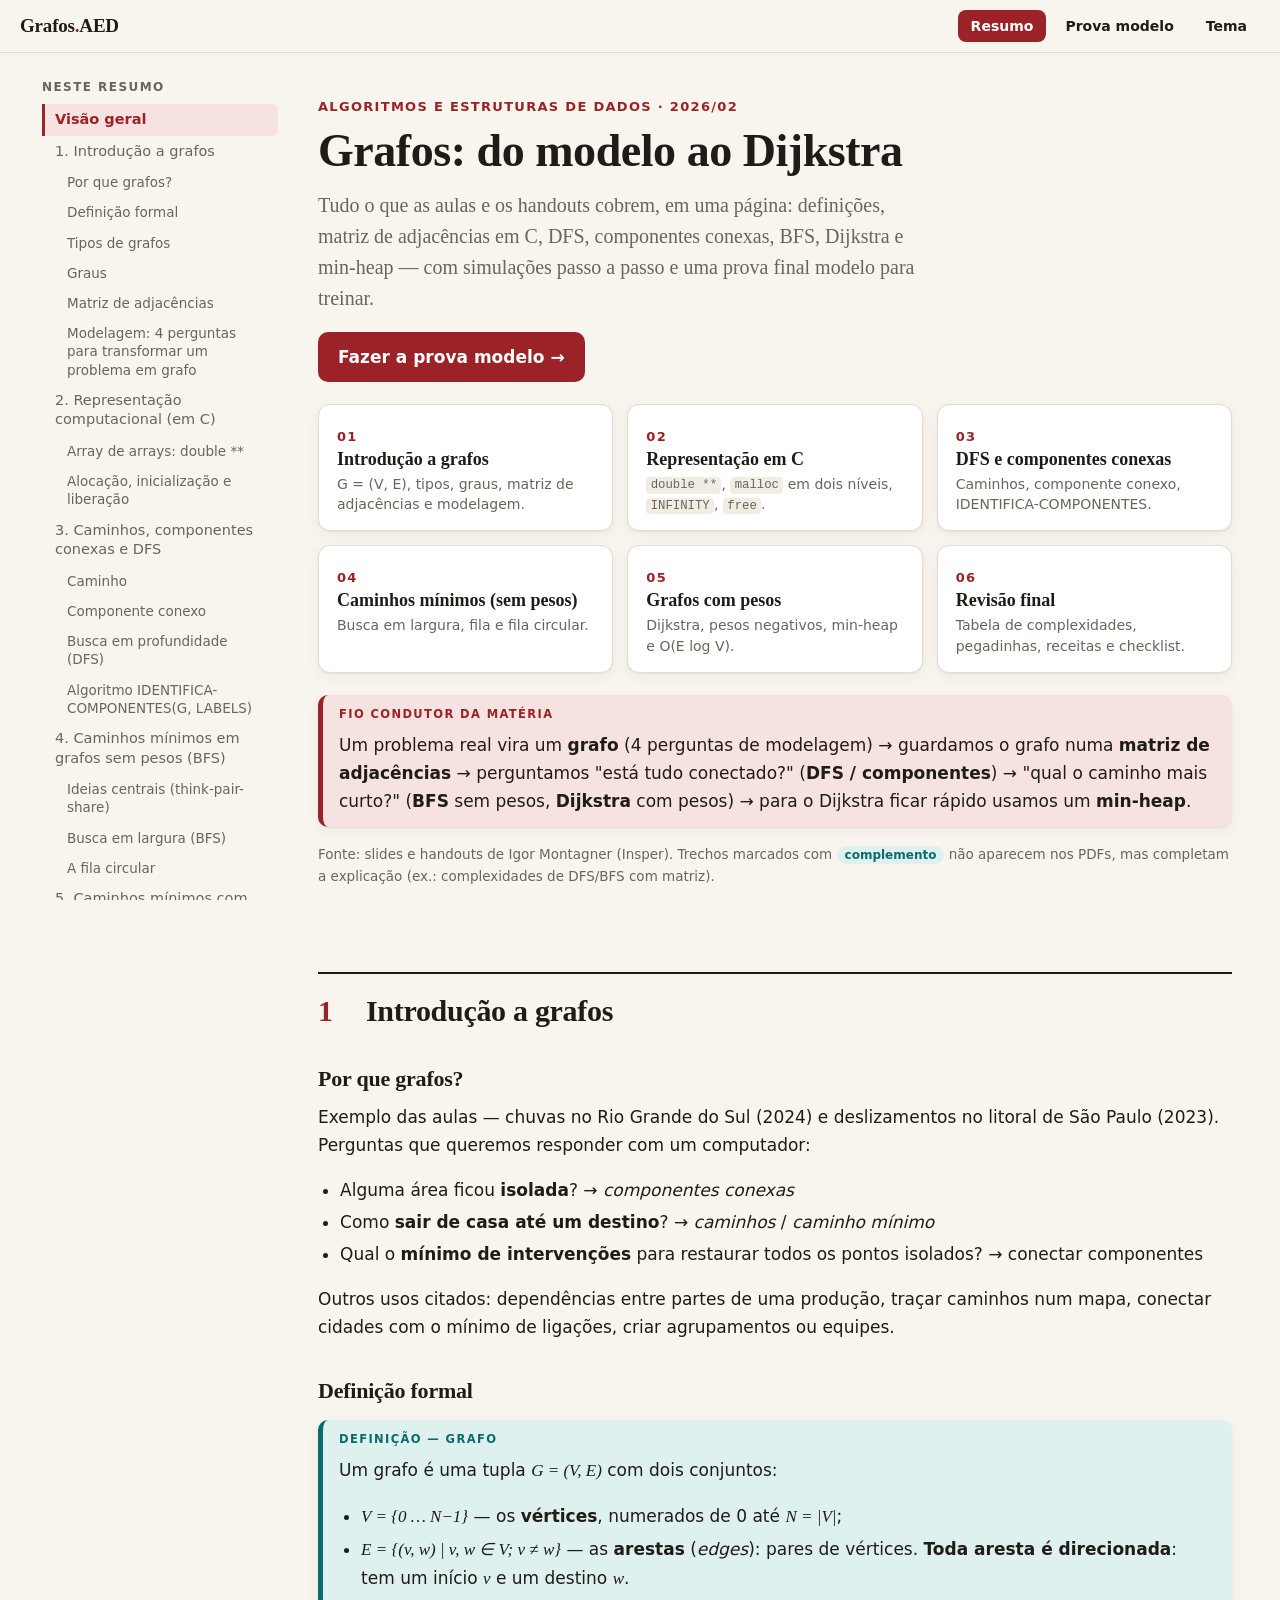
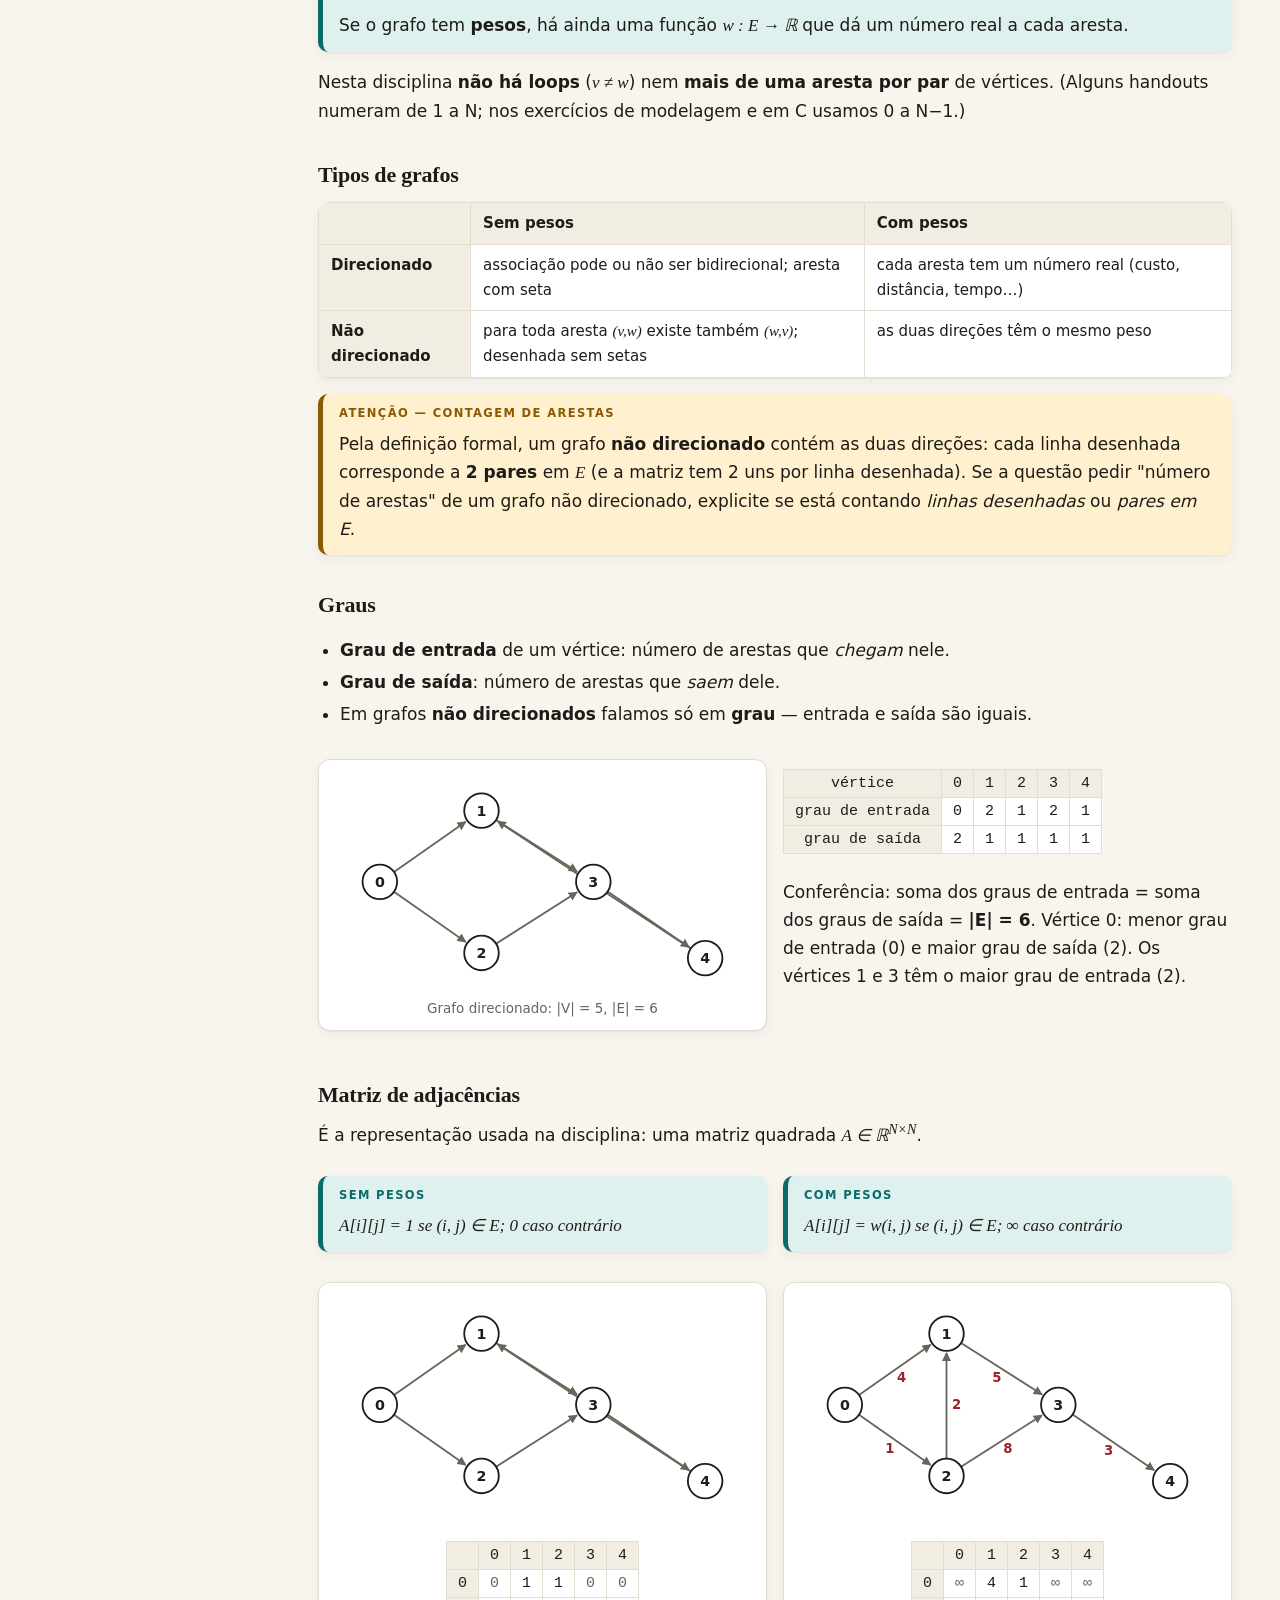
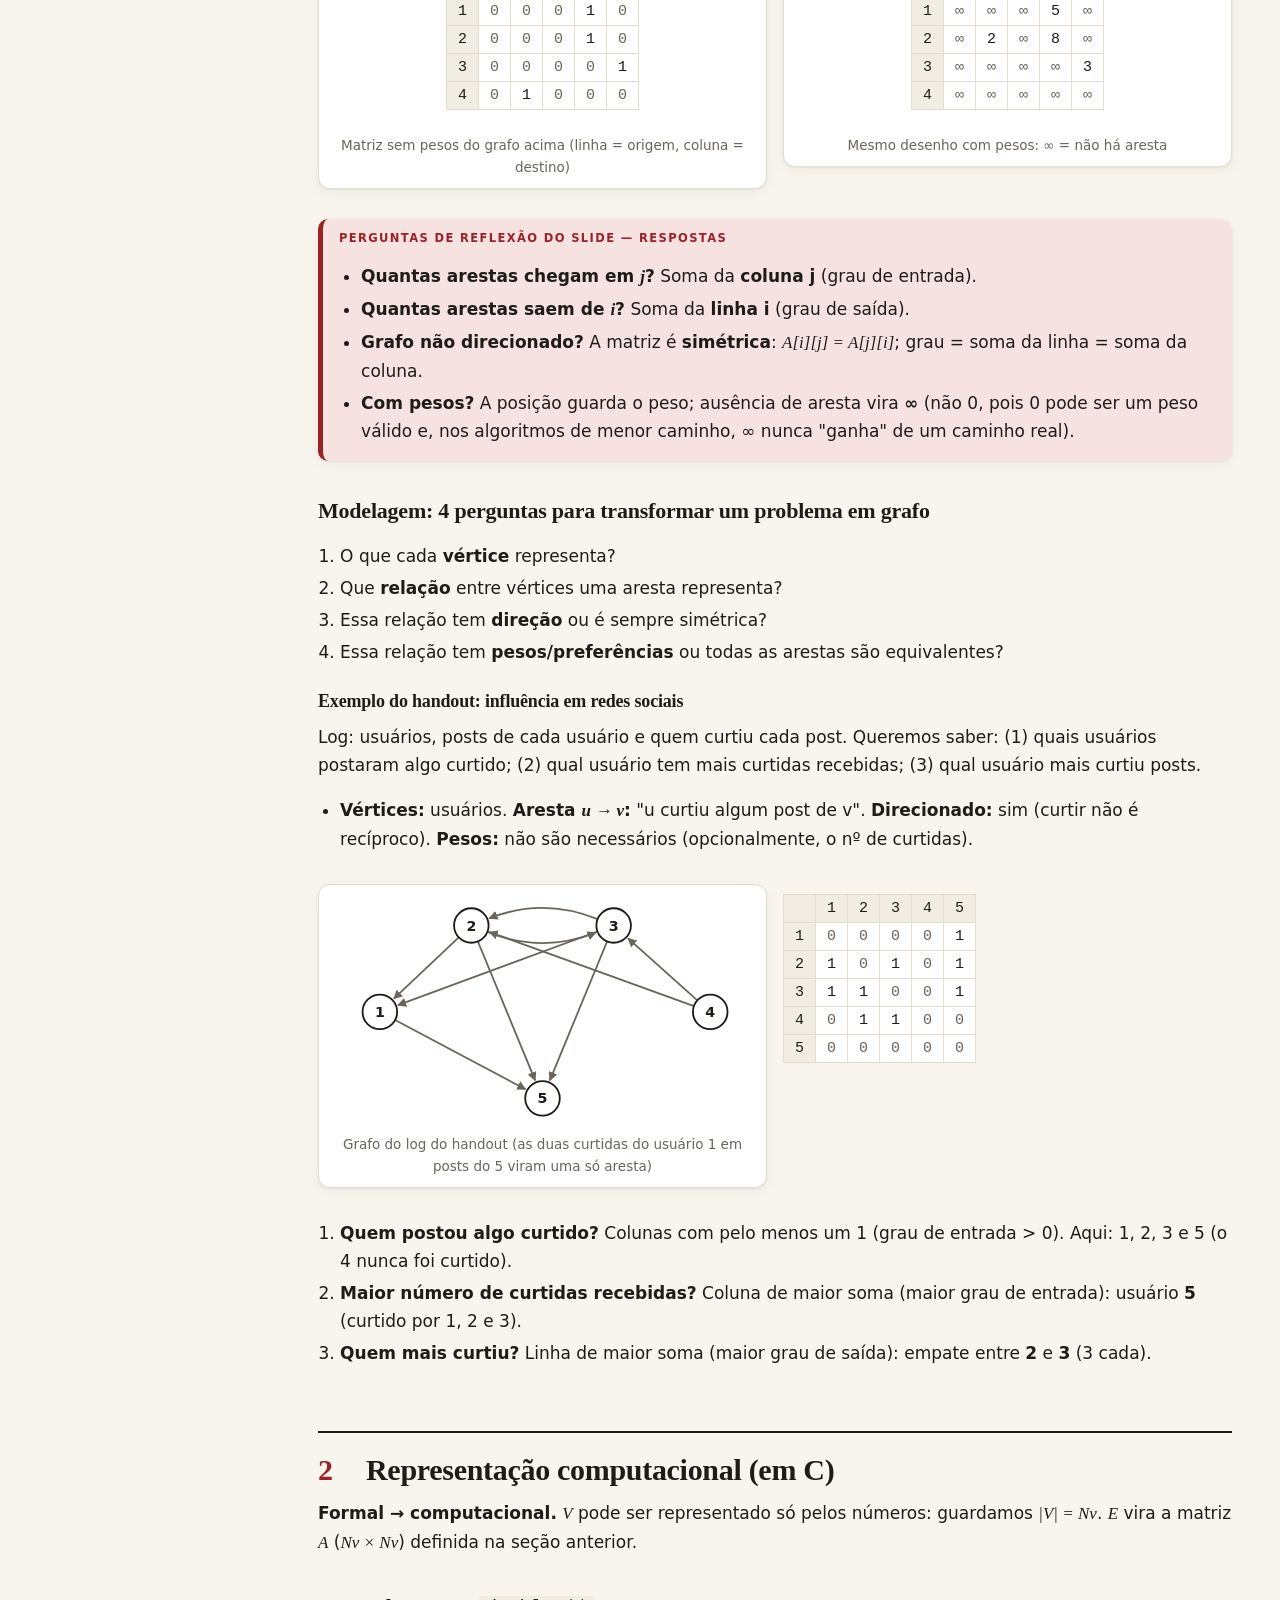
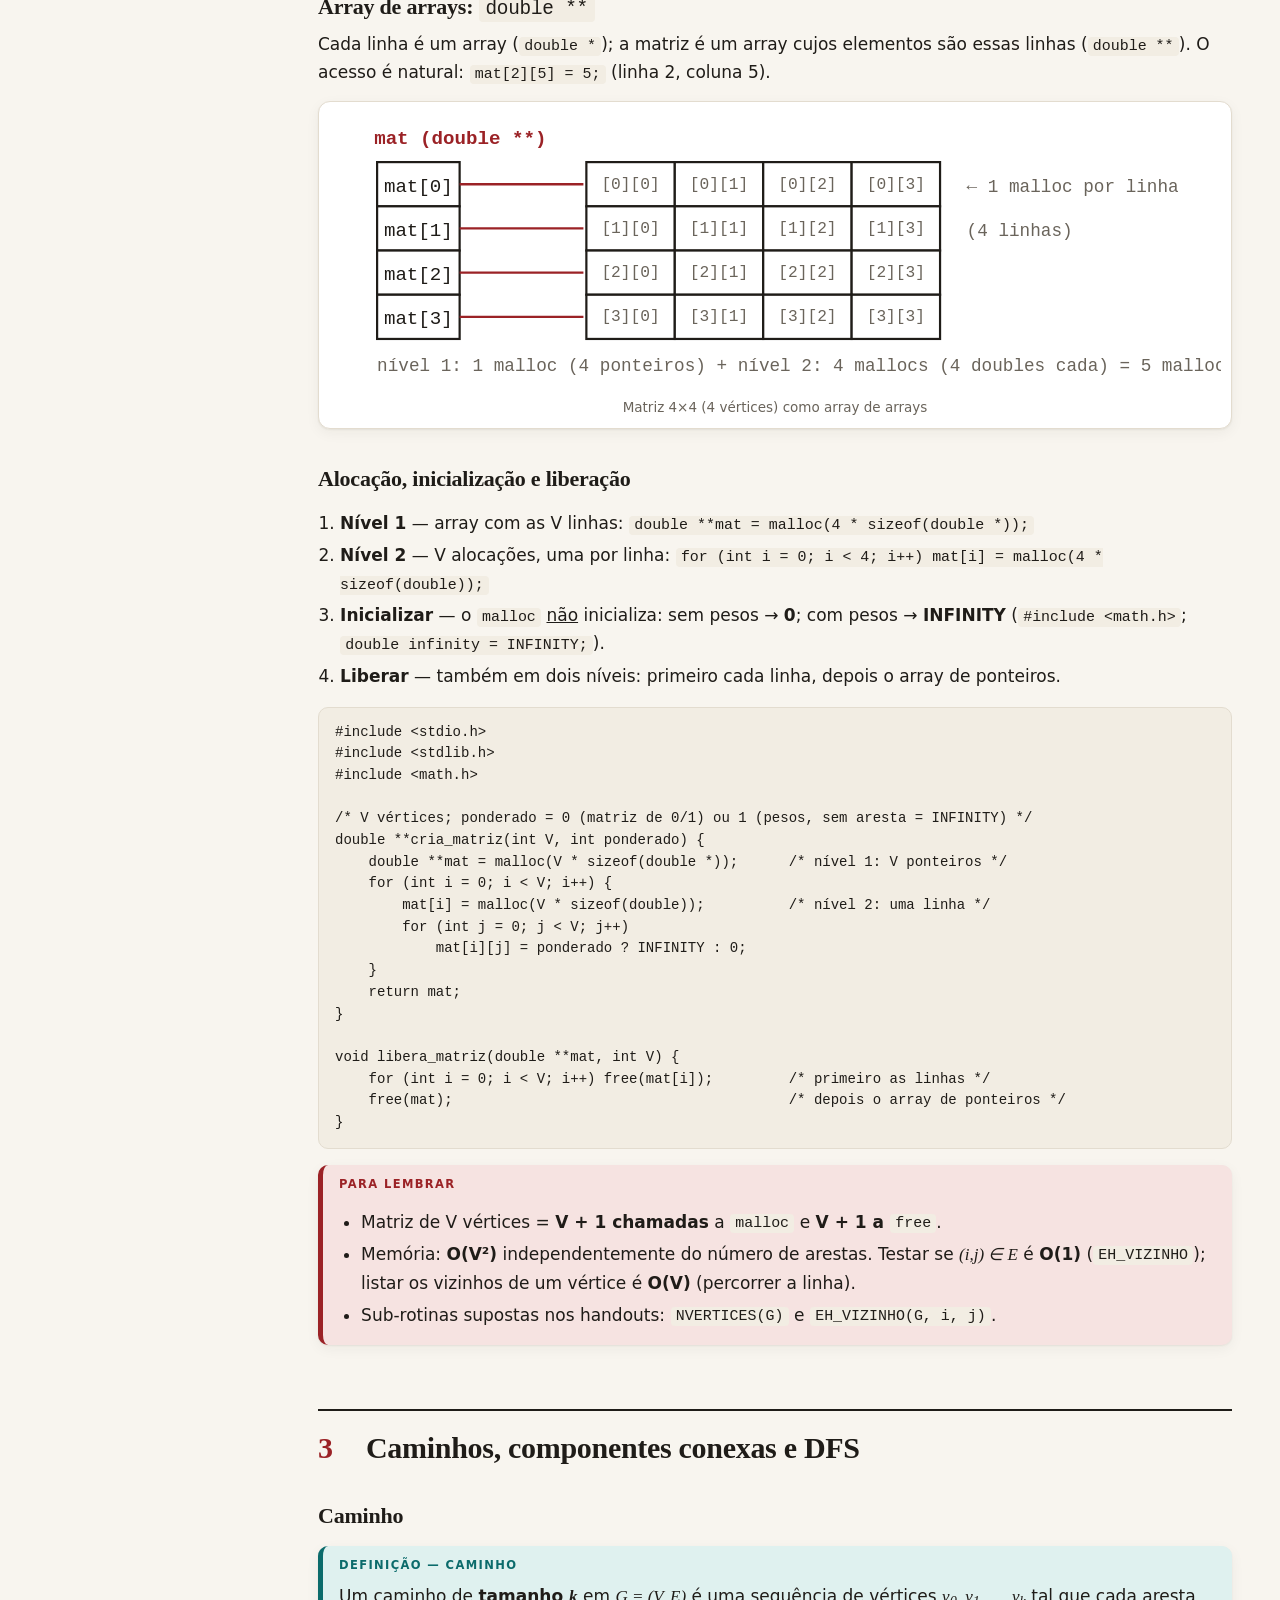
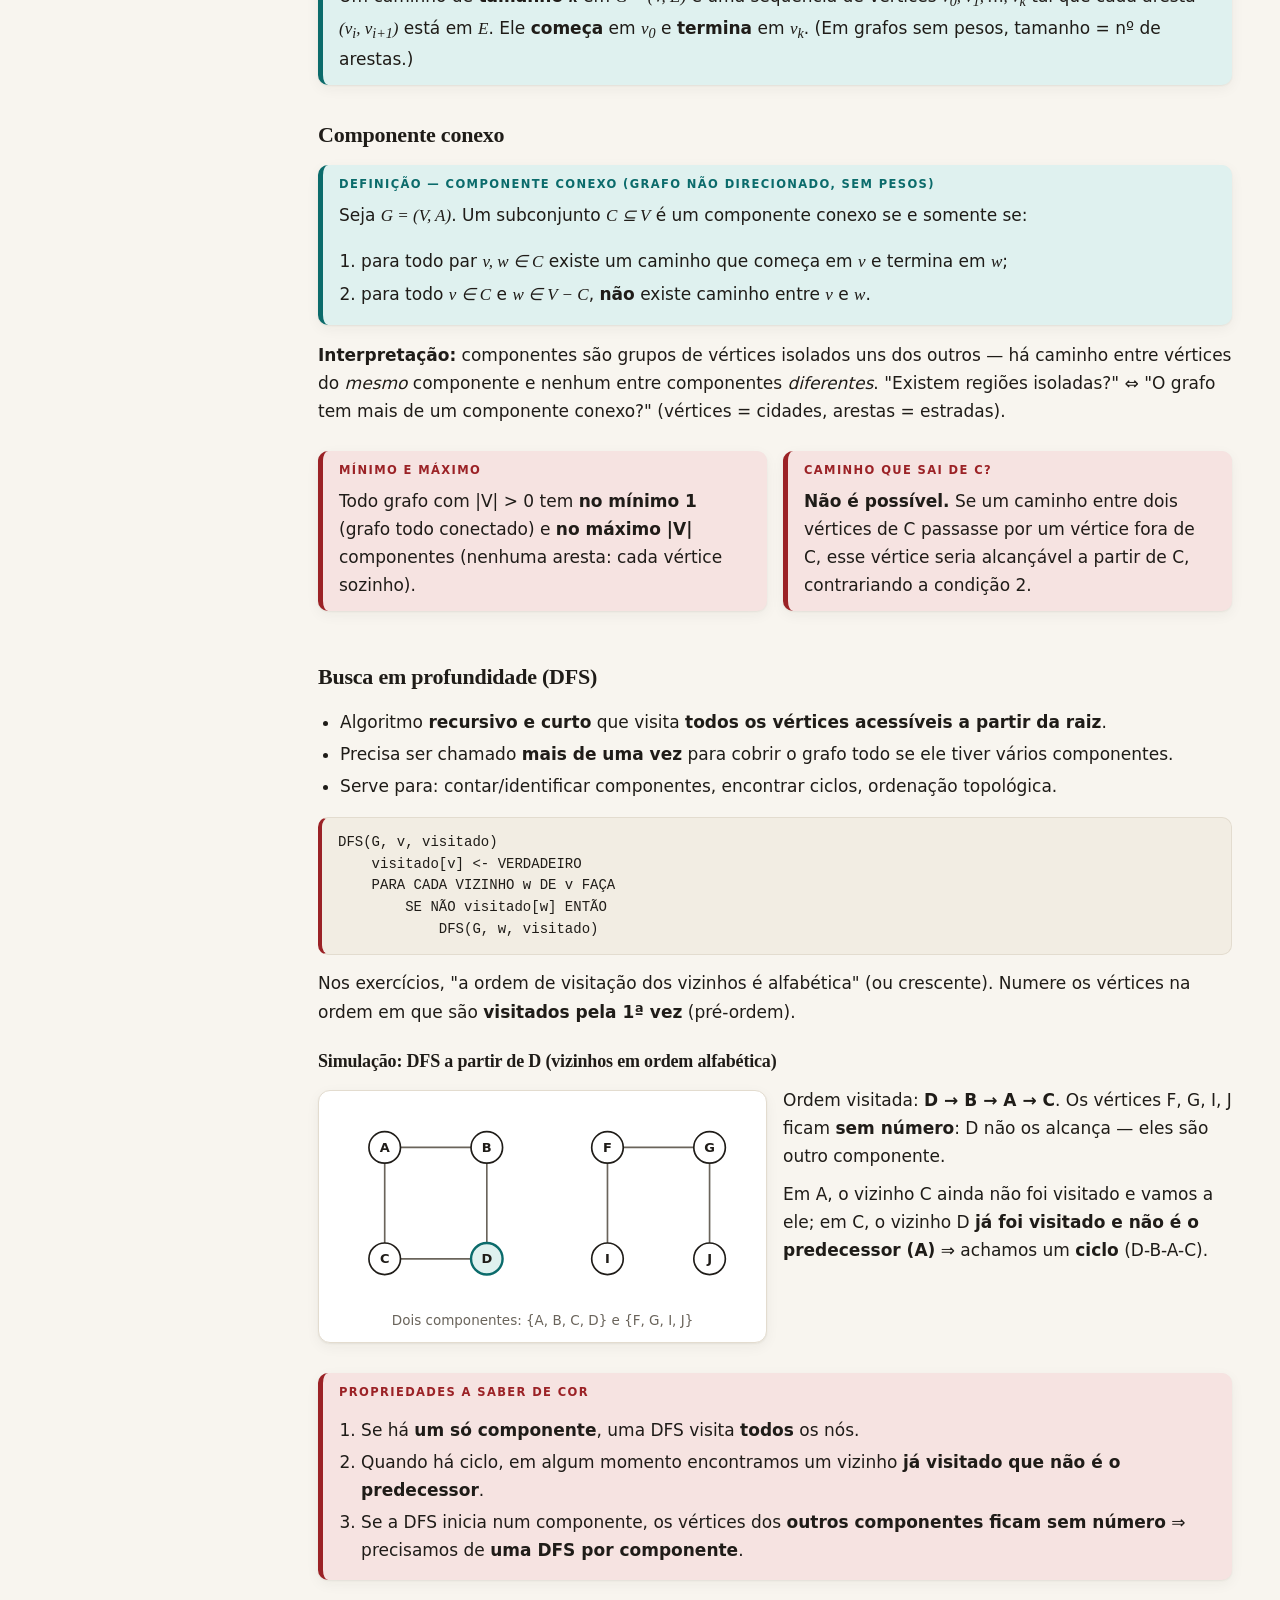
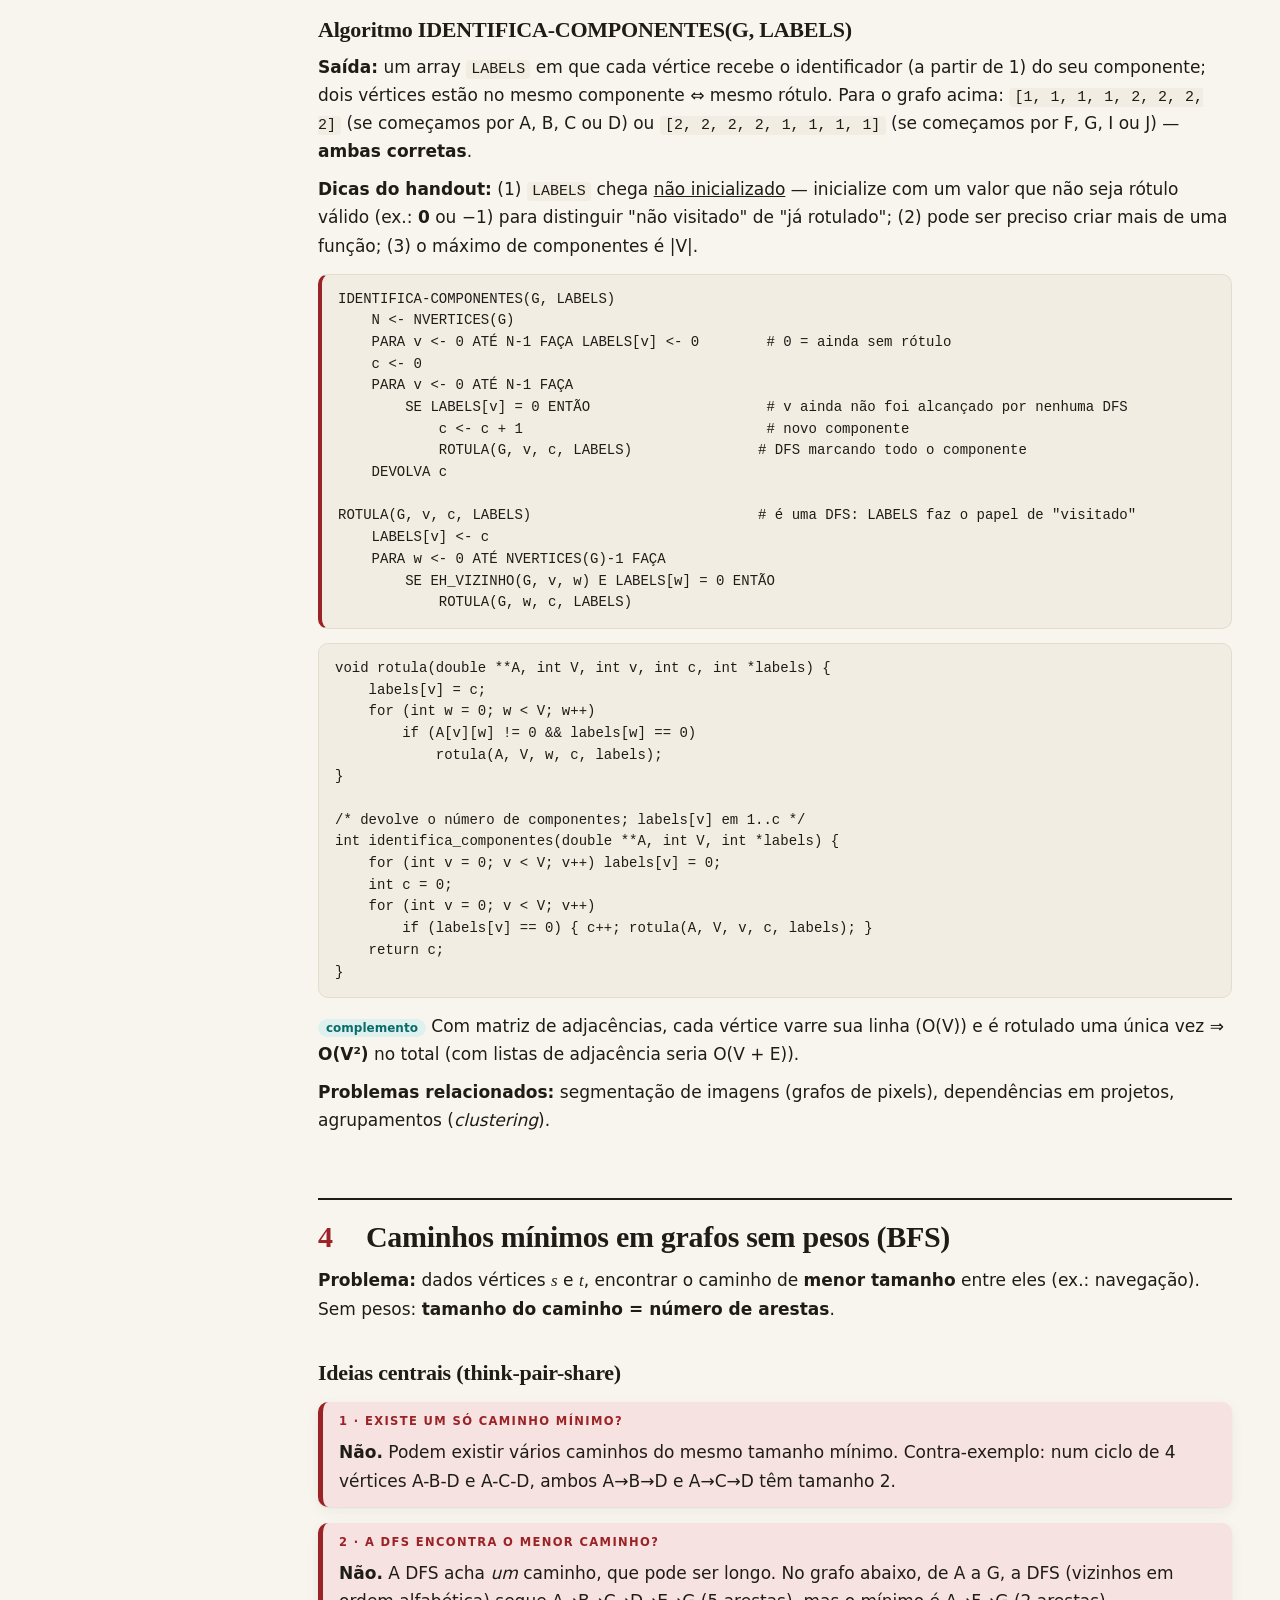
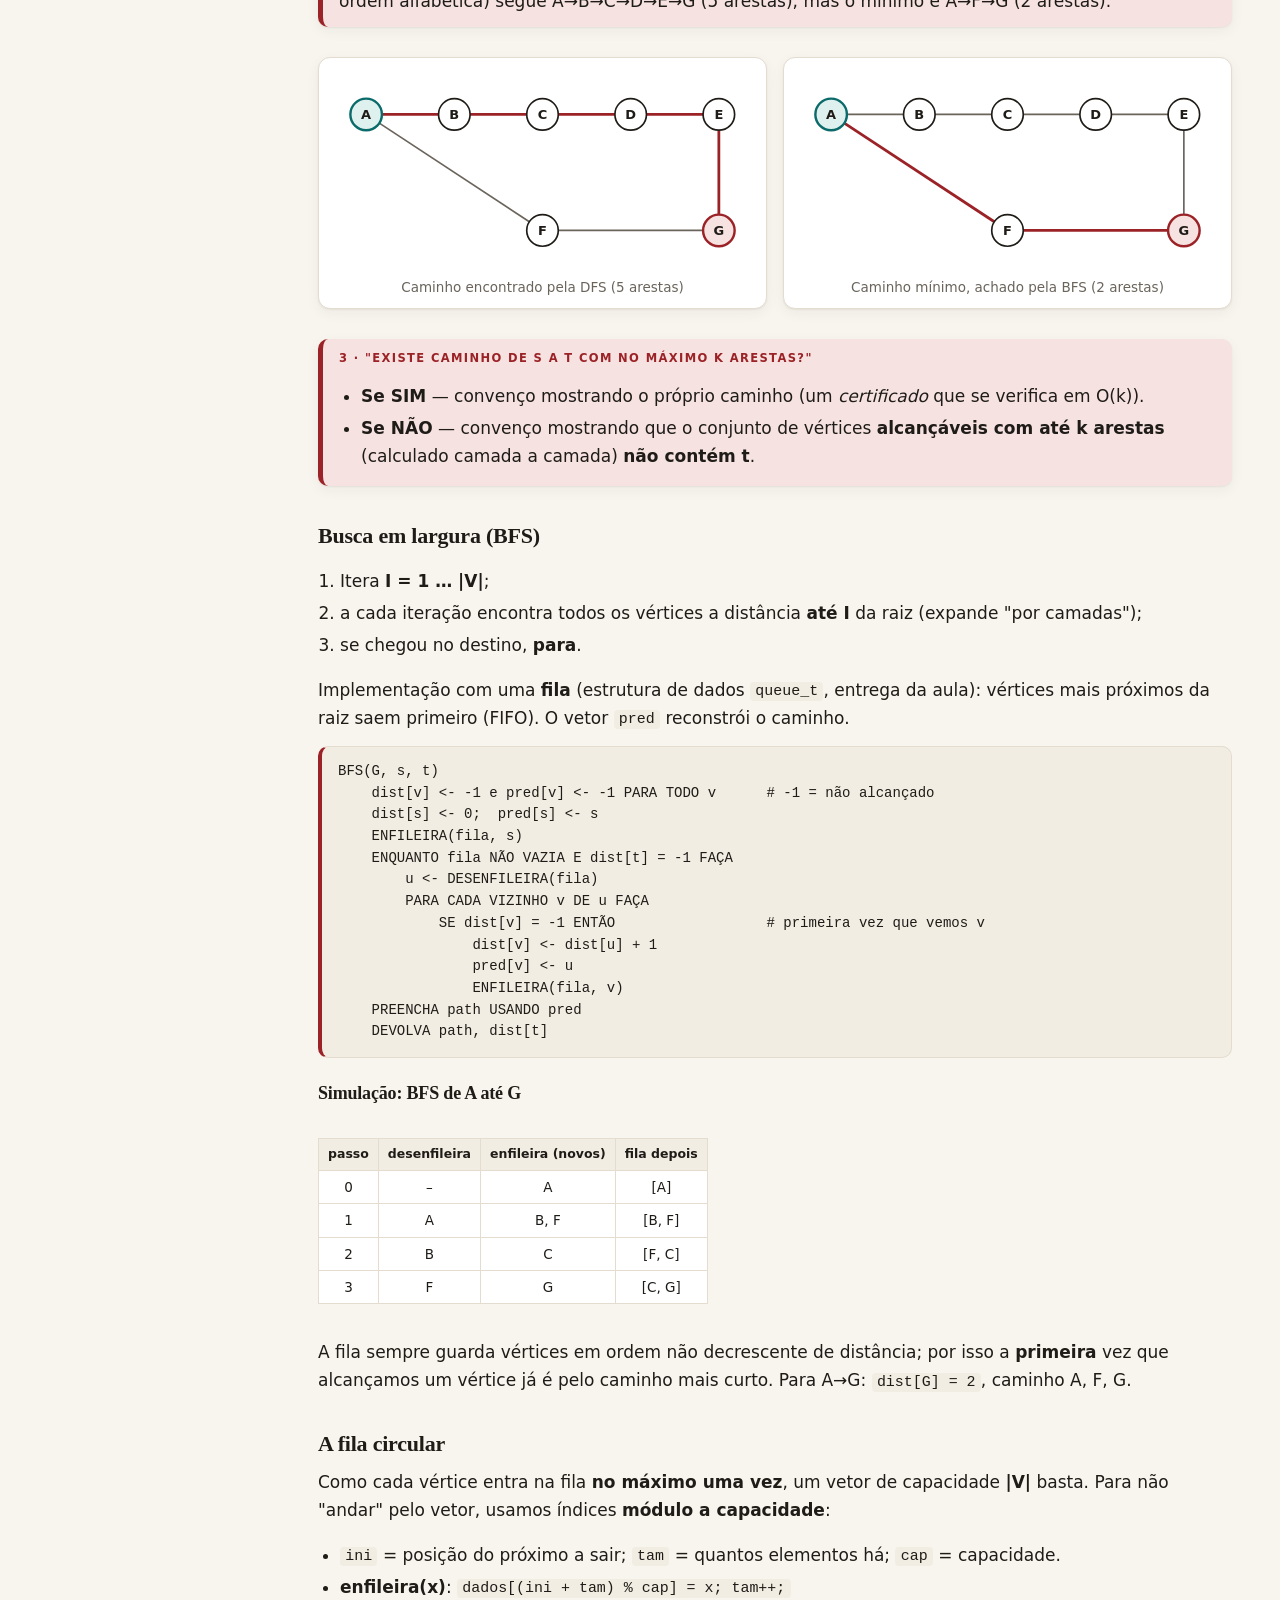
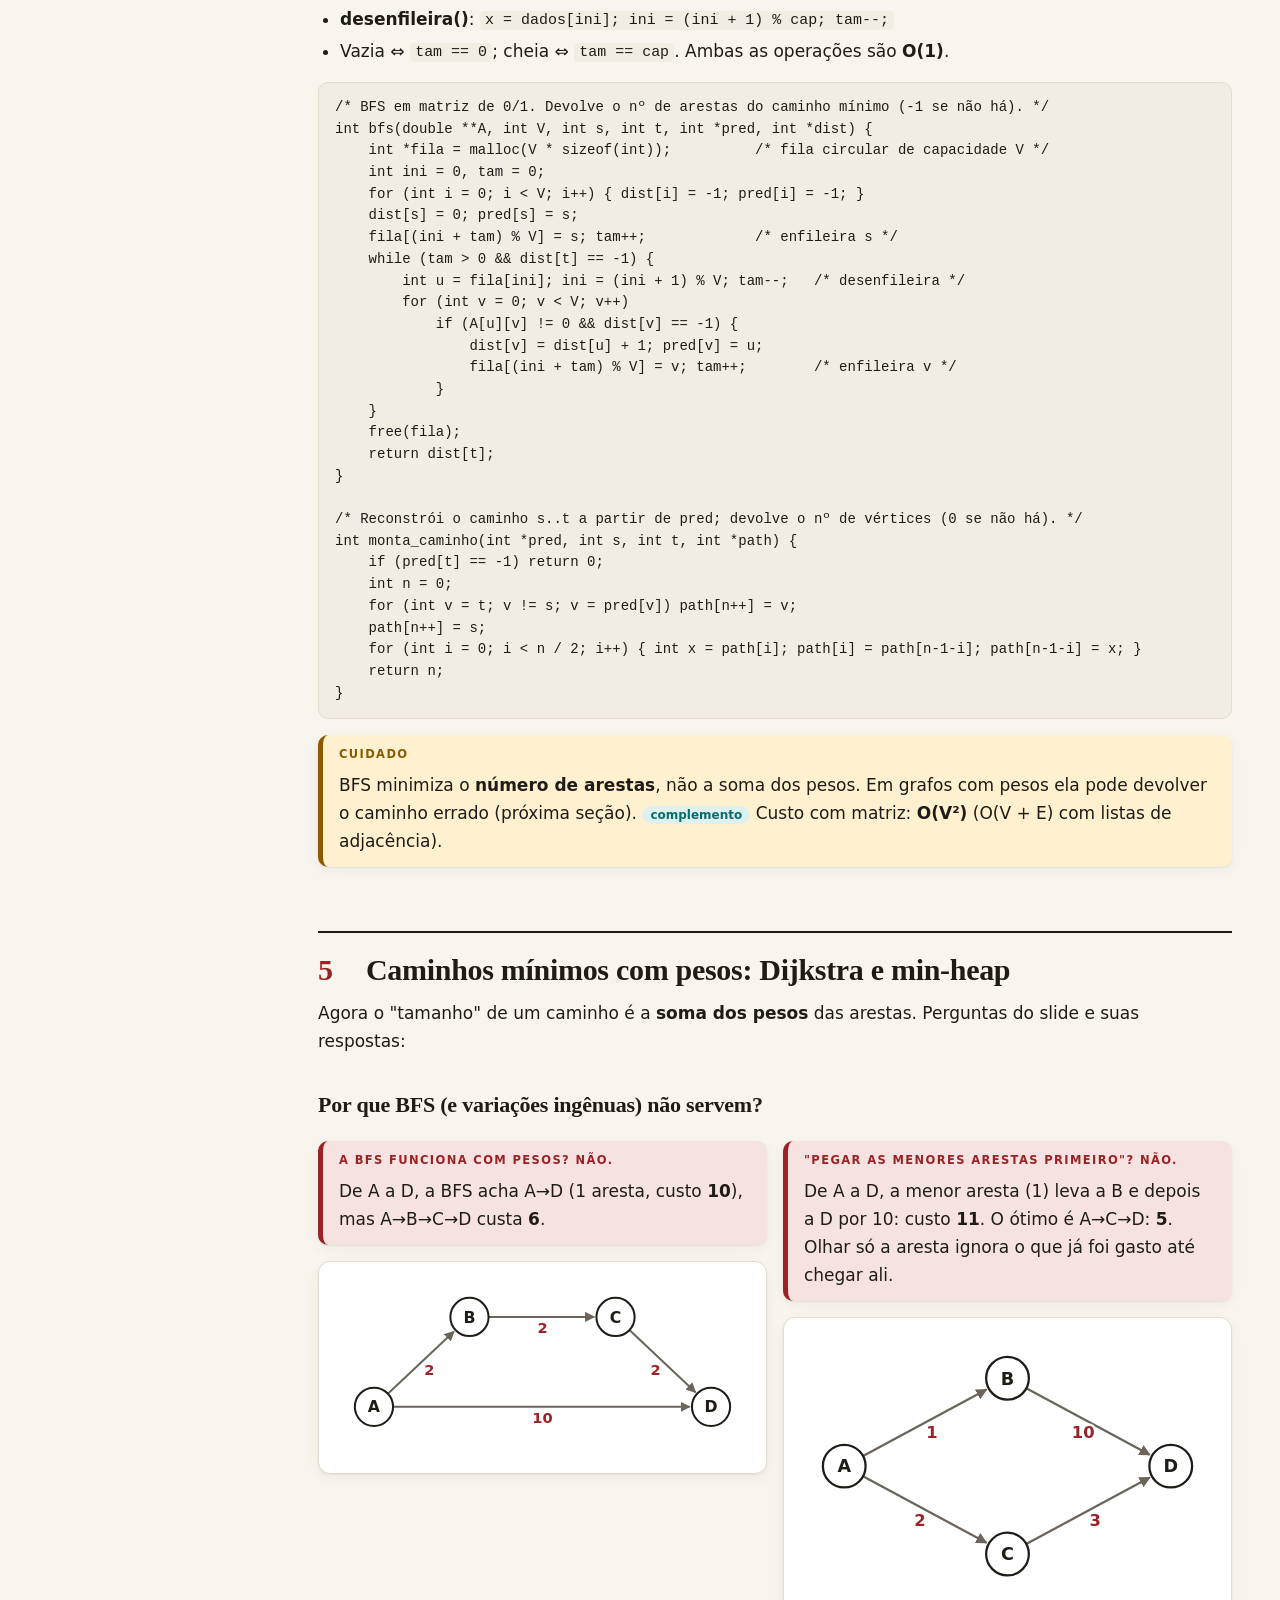
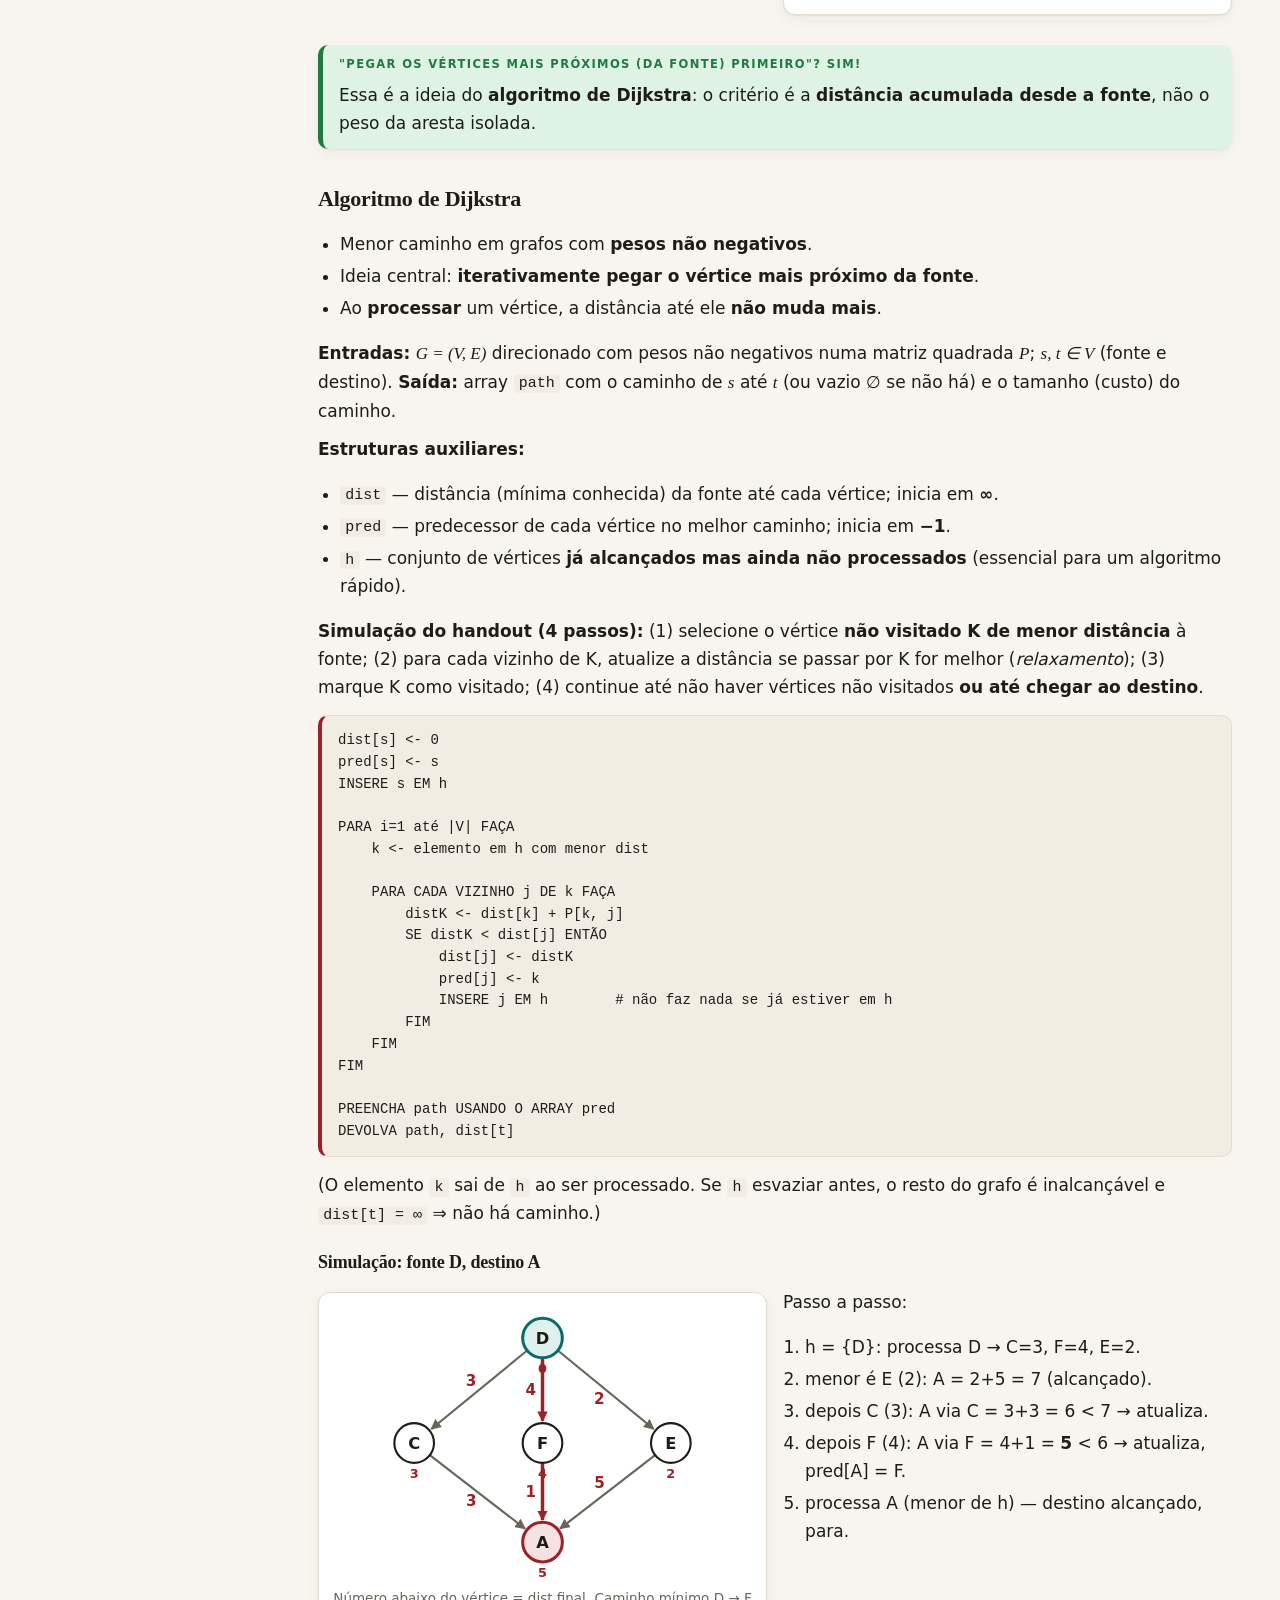
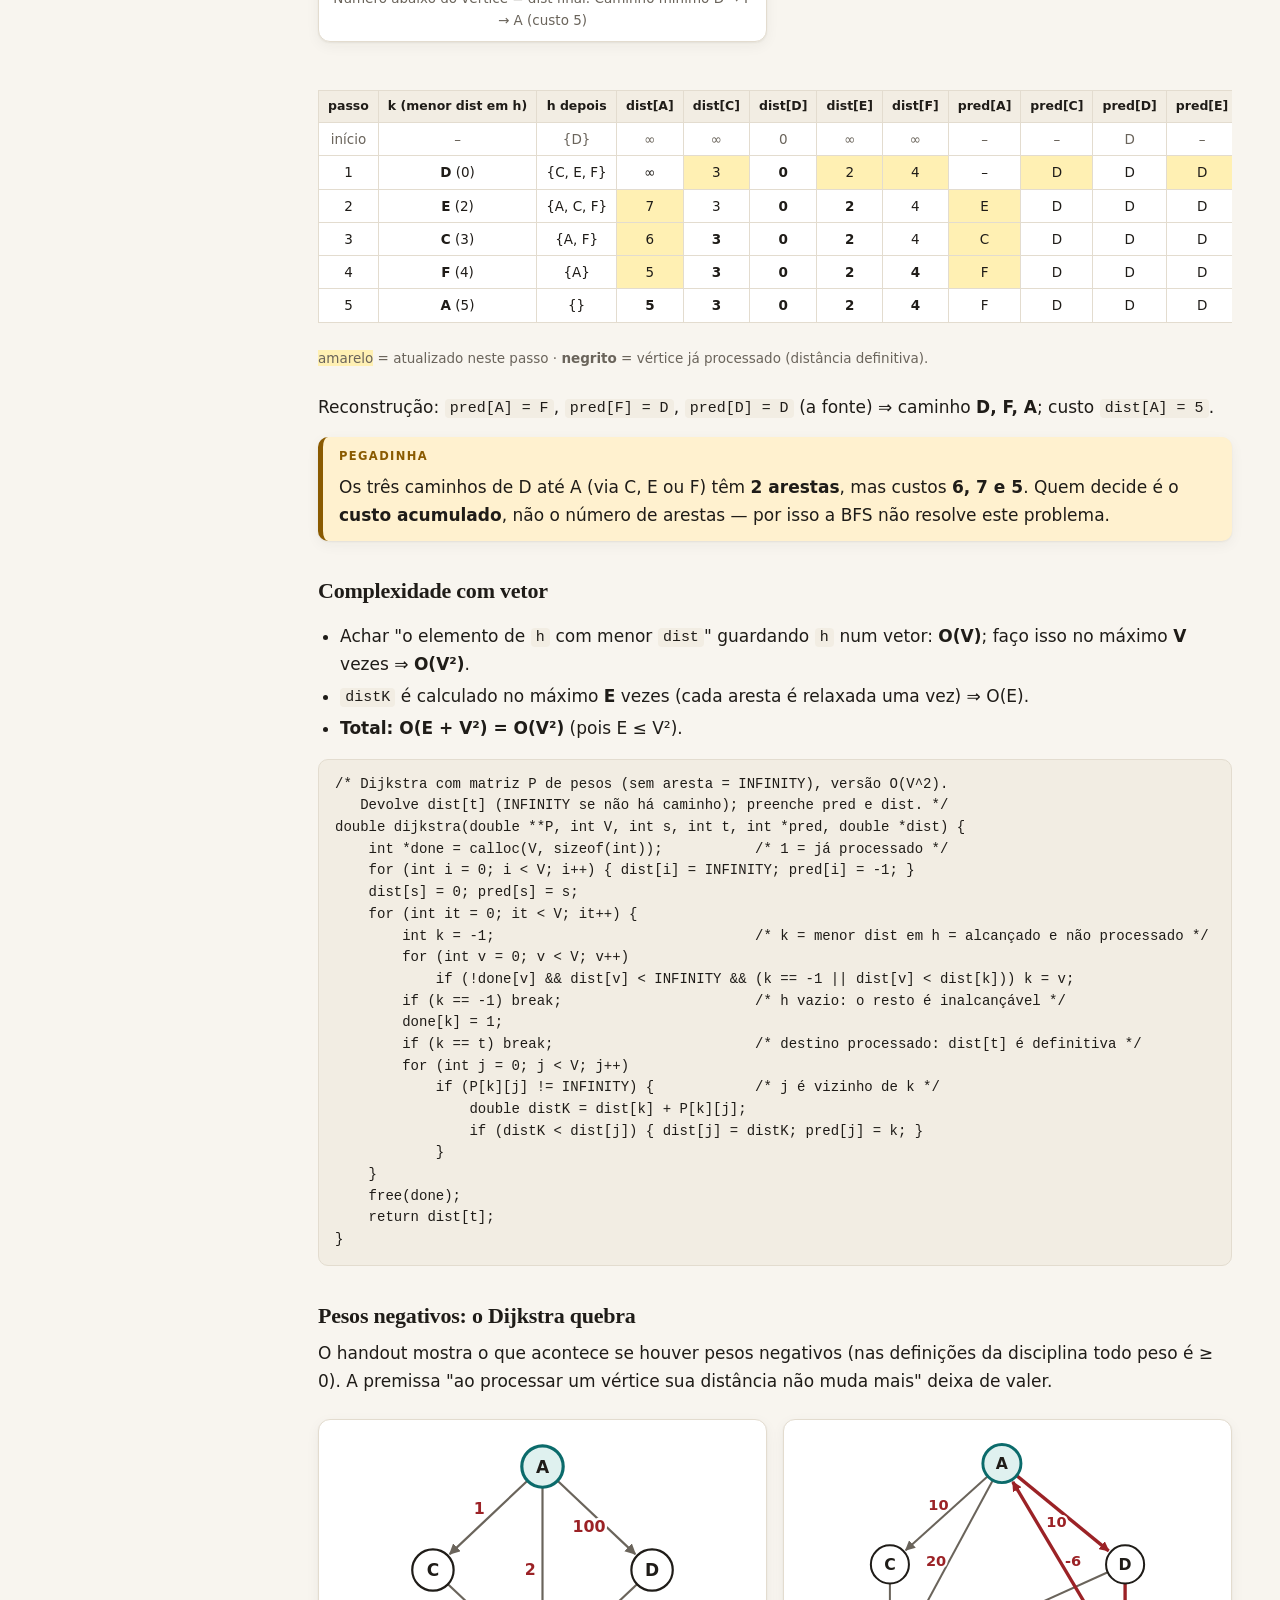
<file: index.html>
<!DOCTYPE html>
<html lang="pt-BR">
<head>
<meta charset="utf-8">
<meta name="viewport" content="width=device-width, initial-scale=1">
<title>Grafos — Resumo completo para a prova final | Algoritmos e Estruturas de Dados</title>
<meta name="description" content="Resumo completo de grafos: representação, DFS, componentes conexas, BFS, Dijkstra e min-heap, com simulações passo a passo e prova final modelo.">
<link rel="stylesheet" href="assets/style.css">
<script>try{var t=localStorage.getItem('theme')||(matchMedia('(prefers-color-scheme: dark)').matches?'dark':'light');document.documentElement.dataset.theme=t}catch(e){}</script>
</head>
<body>
<header class="topbar">
  <button class="btn-ghost" id="menuBtn" aria-label="Abrir índice">☰<span class="lbl"> Índice</span></button>
  <a class="brand" href="index.html">Grafos<span>.</span>AED</a>
  <nav>
    <a class="active" href="index.html">Resumo</a>
    <a href="prova.html">Prova modelo</a>
    <button class="btn-ghost" id="themeBtn" aria-label="Alternar tema claro/escuro">Tema</button>
  </nav>
</header>

<div class="layout">
<aside class="toc" id="toc"><h4>Neste resumo</h4></aside>

<main id="content">

<!-- ===================== 0. VISÃO GERAL ===================== -->
<section class="hero" id="visao">
  <div class="meta">Algoritmos e Estruturas de Dados · 2026/02</div>
  <h1>Grafos: do modelo ao Dijkstra</h1>
  <p class="lead">Tudo o que as aulas e os handouts cobrem, em uma página: definições, matriz de adjacências em C, DFS, componentes conexas, BFS, Dijkstra e min-heap — com simulações passo a passo e uma prova final modelo para treinar.</p>
  <p><a class="cta" href="prova.html">Fazer a prova modelo →</a></p>

  <div class="cards">
    <a class="card" href="#grafos"><span class="n">01</span><b>Introdução a grafos</b><small>G = (V, E), tipos, graus, matriz de adjacências e modelagem.</small></a>
    <a class="card" href="#repr"><span class="n">02</span><b>Representação em C</b><small><code>double **</code>, <code>malloc</code> em dois níveis, <code>INFINITY</code>, <code>free</code>.</small></a>
    <a class="card" href="#dfs"><span class="n">03</span><b>DFS e componentes conexas</b><small>Caminhos, componente conexo, IDENTIFICA-COMPONENTES.</small></a>
    <a class="card" href="#bfs"><span class="n">04</span><b>Caminhos mínimos (sem pesos)</b><small>Busca em largura, fila e fila circular.</small></a>
    <a class="card" href="#dijkstra"><span class="n">05</span><b>Grafos com pesos</b><small>Dijkstra, pesos negativos, min-heap e O(E log V).</small></a>
    <a class="card" href="#revisao"><span class="n">06</span><b>Revisão final</b><small>Tabela de complexidades, pegadinhas, receitas e checklist.</small></a>
  </div>

  <div class="callout key"><span class="lbl">Fio condutor da matéria</span>
    <p>Um problema real vira um <b>grafo</b> (4 perguntas de modelagem) → guardamos o grafo numa <b>matriz de adjacências</b> → perguntamos "está tudo conectado?" (<b>DFS / componentes</b>) → "qual o caminho mais curto?" (<b>BFS</b> sem pesos, <b>Dijkstra</b> com pesos) → para o Dijkstra ficar rápido usamos um <b>min-heap</b>.</p>
  </div>
  <p class="legend">Fonte: slides e handouts de Igor Montagner (Insper). Trechos marcados com <span class="tag c">complemento</span> não aparecem nos PDFs, mas completam a explicação (ex.: complexidades de DFS/BFS com matriz).</p>
</section>

<!-- ===================== 1. INTRODUÇÃO ===================== -->
<section id="grafos">
<h2><span class="num">1</span>Introdução a grafos</h2>

<h3>Por que grafos?</h3>
<p>Exemplo das aulas — chuvas no Rio Grande do Sul (2024) e deslizamentos no litoral de São Paulo (2023). Perguntas que queremos responder com um computador:</p>
<ul>
  <li>Alguma área ficou <b>isolada</b>? → <i>componentes conexas</i></li>
  <li>Como <b>sair de casa até um destino</b>? → <i>caminhos</i> / <i>caminho mínimo</i></li>
  <li>Qual o <b>mínimo de intervenções</b> para restaurar todos os pontos isolados? → conectar componentes</li>
</ul>
<p>Outros usos citados: dependências entre partes de uma produção, traçar caminhos num mapa, conectar cidades com o mínimo de ligações, criar agrupamentos ou equipes.</p>

<h3>Definição formal</h3>
<div class="callout def"><span class="lbl">Definição — Grafo</span>
  <p>Um grafo é uma tupla <span class="math">G = (V, E)</span> com dois conjuntos:</p>
  <ul>
    <li><span class="math">V = {0 … N−1}</span> — os <b>vértices</b>, numerados de 0 até <span class="math">N = |V|</span>;</li>
    <li><span class="math">E = {(v, w) | v, w ∈ V; v ≠ w}</span> — as <b>arestas</b> (<i>edges</i>): pares de vértices. <b>Toda aresta é direcionada</b>: tem um início <span class="math">v</span> e um destino <span class="math">w</span>.</li>
  </ul>
  <p>Se o grafo tem <b>pesos</b>, há ainda uma função <span class="math">w : E → ℝ</span> que dá um número real a cada aresta.</p>
</div>
<p>Nesta disciplina <b>não há loops</b> (<span class="math">v ≠ w</span>) nem <b>mais de uma aresta por par</b> de vértices. (Alguns handouts numeram de 1 a N; nos exercícios de modelagem e em C usamos 0 a N−1.)</p>

<h3>Tipos de grafos</h3>
<table class="tbl">
  <tr><th></th><th>Sem pesos</th><th>Com pesos</th></tr>
  <tr><th>Direcionado</th><td>associação pode ou não ser bidirecional; aresta com seta</td><td>cada aresta tem um número real (custo, distância, tempo…)</td></tr>
  <tr><th>Não direcionado</th><td>para toda aresta <span class="math">(v,w)</span> existe também <span class="math">(w,v)</span>; desenhada sem setas</td><td>as duas direções têm o mesmo peso</td></tr>
</table>
<div class="callout warn"><span class="lbl">Atenção — contagem de arestas</span>
  <p>Pela definição formal, um grafo <b>não direcionado</b> contém as duas direções: cada linha desenhada corresponde a <b>2 pares</b> em <span class="math">E</span> (e a matriz tem 2 uns por linha desenhada). Se a questão pedir "número de arestas" de um grafo não direcionado, explicite se está contando <i>linhas desenhadas</i> ou <i>pares em E</i>.</p>
</div>

<h3>Graus</h3>
<ul>
  <li><b>Grau de entrada</b> de um vértice: número de arestas que <i>chegam</i> nele.</li>
  <li><b>Grau de saída</b>: número de arestas que <i>saem</i> dele.</li>
  <li>Em grafos <b>não direcionados</b> falamos só em <b>grau</b> — entrada e saída são iguais.</li>
</ul>
<div class="grid2">
  <figure class="fig"><div data-g="s_dir"></div><figcaption>Grafo direcionado: |V| = 5, |E| = 6</figcaption></figure>
  <div><div class="scroll" data-trace="degrees" data-g="s_dir"></div>
  <p>Conferência: soma dos graus de entrada = soma dos graus de saída = <b>|E| = 6</b>. Vértice 0: menor grau de entrada (0) e maior grau de saída (2). Os vértices 1 e 3 têm o maior grau de entrada (2).</p></div>
</div>

<h3>Matriz de adjacências</h3>
<p>É a representação usada na disciplina: uma matriz quadrada <span class="math">A ∈ ℝ<sup>N×N</sup></span>.</p>
<div class="grid2">
  <div class="callout def"><span class="lbl">Sem pesos</span><p class="math">A[i][j] = 1 se (i, j) ∈ E; 0 caso contrário</p></div>
  <div class="callout def"><span class="lbl">Com pesos</span><p class="math">A[i][j] = w(i, j) se (i, j) ∈ E; ∞ caso contrário</p></div>
</div>
<div class="grid2">
  <figure class="fig"><div data-g="s_dir"></div><div class="scroll" data-trace="matrix" data-g="s_dir"></div><figcaption>Matriz sem pesos do grafo acima (linha = origem, coluna = destino)</figcaption></figure>
  <figure class="fig"><div data-g="s_pesos"></div><div class="scroll" data-trace="matrix" data-g="s_pesos" data-weighted="1"></div><figcaption>Mesmo desenho com pesos: ∞ = não há aresta</figcaption></figure>
</div>

<div class="callout key"><span class="lbl">Perguntas de reflexão do slide — respostas</span>
  <ul>
    <li><b>Quantas arestas chegam em <span class="math">j</span>?</b> Soma da <b>coluna j</b> (grau de entrada).</li>
    <li><b>Quantas arestas saem de <span class="math">i</span>?</b> Soma da <b>linha i</b> (grau de saída).</li>
    <li><b>Grafo não direcionado?</b> A matriz é <b>simétrica</b>: <span class="math">A[i][j] = A[j][i]</span>; grau = soma da linha = soma da coluna.</li>
    <li><b>Com pesos?</b> A posição guarda o peso; ausência de aresta vira <b>∞</b> (não 0, pois 0 pode ser um peso válido e, nos algoritmos de menor caminho, ∞ nunca "ganha" de um caminho real).</li>
  </ul>
</div>

<h3>Modelagem: 4 perguntas para transformar um problema em grafo</h3>
<ol>
  <li>O que cada <b>vértice</b> representa?</li>
  <li>Que <b>relação</b> entre vértices uma aresta representa?</li>
  <li>Essa relação tem <b>direção</b> ou é sempre simétrica?</li>
  <li>Essa relação tem <b>pesos/preferências</b> ou todas as arestas são equivalentes?</li>
</ol>
<h4>Exemplo do handout: influência em redes sociais</h4>
<p>Log: usuários, posts de cada usuário e quem curtiu cada post. Queremos saber: (1) quais usuários postaram algo curtido; (2) qual usuário tem mais curtidas recebidas; (3) qual usuário mais curtiu posts.</p>
<ul>
  <li><b>Vértices:</b> usuários. <b>Aresta <span class="math">u → v</span>:</b> "u curtiu algum post de v". <b>Direcionado:</b> sim (curtir não é recíproco). <b>Pesos:</b> não são necessários (opcionalmente, o nº de curtidas).</li>
</ul>
<div class="grid2">
  <figure class="fig"><div data-g="s_rede"></div><figcaption>Grafo do log do handout (as duas curtidas do usuário 1 em posts do 5 viram uma só aresta)</figcaption></figure>
  <div class="scroll" data-trace="matrix" data-g="s_rede"></div>
</div>
<ol>
  <li><b>Quem postou algo curtido?</b> Colunas com pelo menos um 1 (grau de entrada &gt; 0). Aqui: 1, 2, 3 e 5 (o 4 nunca foi curtido).</li>
  <li><b>Maior número de curtidas recebidas?</b> Coluna de maior soma (maior grau de entrada): usuário <b>5</b> (curtido por 1, 2 e 3).</li>
  <li><b>Quem mais curtiu?</b> Linha de maior soma (maior grau de saída): empate entre <b>2</b> e <b>3</b> (3 cada).</li>
</ol>
</section>

<!-- ===================== 2. REPRESENTAÇÃO COMPUTACIONAL ===================== -->
<section id="repr">
<h2><span class="num">2</span>Representação computacional (em C)</h2>
<p><b>Formal → computacional.</b> <span class="math">V</span> pode ser representado só pelos números: guardamos <span class="math">|V| = Nv</span>. <span class="math">E</span> vira a matriz <span class="math">A</span> (<span class="math">Nv × Nv</span>) definida na seção anterior.</p>

<h3>Array de arrays: <code>double **</code></h3>
<p>Cada linha é um array (<code>double *</code>); a matriz é um array cujos elementos são essas linhas (<code>double **</code>). O acesso é natural: <code>mat[2][5] = 5;</code> (linha 2, coluna 5).</p>
<figure class="fig">
<svg viewBox="0 0 560 190" class="graph-svg" role="img" aria-label="Array de arrays">
  <g font-family="var(--mono)" font-size="13" fill="currentColor">
    <text x="8" y="22" fill="var(--accent)" font-weight="700">mat (double **)</text>
    <g stroke="var(--ink)" stroke-width="1.5" fill="var(--surface)">
      <rect x="10" y="34" width="56" height="30"/><rect x="10" y="64" width="56" height="30"/><rect x="10" y="94" width="56" height="30"/><rect x="10" y="124" width="56" height="30"/>
    </g>
    <g fill="var(--ink)" text-anchor="middle"><text x="38" y="54">mat[0]</text><text x="38" y="84">mat[1]</text><text x="38" y="114">mat[2]</text><text x="38" y="144">mat[3]</text></g>
    <g stroke="var(--accent)" stroke-width="1.6" fill="none"><path d="M66 49 H150"/><path d="M66 79 H150"/><path d="M66 109 H150"/><path d="M66 139 H150"/></g>
    <g stroke="var(--ink)" stroke-width="1.5" fill="var(--surface)">
      <rect x="152" y="34" width="60" height="30"/><rect x="212" y="34" width="60" height="30"/><rect x="272" y="34" width="60" height="30"/><rect x="332" y="34" width="60" height="30"/>
      <rect x="152" y="64" width="60" height="30"/><rect x="212" y="64" width="60" height="30"/><rect x="272" y="64" width="60" height="30"/><rect x="332" y="64" width="60" height="30"/>
      <rect x="152" y="94" width="60" height="30"/><rect x="212" y="94" width="60" height="30"/><rect x="272" y="94" width="60" height="30"/><rect x="332" y="94" width="60" height="30"/>
      <rect x="152" y="124" width="60" height="30"/><rect x="212" y="124" width="60" height="30"/><rect x="272" y="124" width="60" height="30"/><rect x="332" y="124" width="60" height="30"/>
    </g>
    <g fill="var(--muted)" text-anchor="middle" font-size="11">
      <text x="182" y="52">[0][0]</text><text x="242" y="52">[0][1]</text><text x="302" y="52">[0][2]</text><text x="362" y="52">[0][3]</text>
      <text x="182" y="82">[1][0]</text><text x="242" y="82">[1][1]</text><text x="302" y="82">[1][2]</text><text x="362" y="82">[1][3]</text>
      <text x="182" y="112">[2][0]</text><text x="242" y="112">[2][1]</text><text x="302" y="112">[2][2]</text><text x="362" y="112">[2][3]</text>
      <text x="182" y="142">[3][0]</text><text x="242" y="142">[3][1]</text><text x="302" y="142">[3][2]</text><text x="362" y="142">[3][3]</text>
    </g>
    <text x="410" y="54" fill="var(--muted)" font-size="12">← 1 malloc por linha</text>
    <text x="410" y="84" fill="var(--muted)" font-size="12">(4 linhas)</text>
    <text x="10" y="176" fill="var(--muted)" font-size="12">nível 1: 1 malloc (4 ponteiros) + nível 2: 4 mallocs (4 doubles cada) = 5 mallocs</text>
  </g>
</svg>
<figcaption>Matriz 4×4 (4 vértices) como array de arrays</figcaption></figure>

<h3>Alocação, inicialização e liberação</h3>
<ol>
  <li><b>Nível 1</b> — array com as V linhas: <code>double **mat = malloc(4 * sizeof(double *));</code></li>
  <li><b>Nível 2</b> — V alocações, uma por linha: <code>for (int i = 0; i &lt; 4; i++) mat[i] = malloc(4 * sizeof(double));</code></li>
  <li><b>Inicializar</b> — o <code>malloc</code> <u>não</u> inicializa: sem pesos → <b>0</b>; com pesos → <b>INFINITY</b> (<code>#include &lt;math.h&gt;</code>; <code>double infinity = INFINITY;</code>).</li>
  <li><b>Liberar</b> — também em dois níveis: primeiro cada linha, depois o array de ponteiros.</li>
</ol>
<pre data-test="c1"><code>#include &lt;stdio.h&gt;
#include &lt;stdlib.h&gt;
#include &lt;math.h&gt;

/* V vértices; ponderado = 0 (matriz de 0/1) ou 1 (pesos, sem aresta = INFINITY) */
double **cria_matriz(int V, int ponderado) {
    double **mat = malloc(V * sizeof(double *));      /* nível 1: V ponteiros */
    for (int i = 0; i &lt; V; i++) {
        mat[i] = malloc(V * sizeof(double));          /* nível 2: uma linha */
        for (int j = 0; j &lt; V; j++)
            mat[i][j] = ponderado ? INFINITY : 0;
    }
    return mat;
}

void libera_matriz(double **mat, int V) {
    for (int i = 0; i &lt; V; i++) free(mat[i]);         /* primeiro as linhas */
    free(mat);                                        /* depois o array de ponteiros */
}</code></pre>
<div class="callout key"><span class="lbl">Para lembrar</span>
  <ul>
    <li>Matriz de V vértices = <b>V + 1 chamadas</b> a <code>malloc</code> e <b>V + 1 a <code>free</code></b>.</li>
    <li>Memória: <b>O(V²)</b> independentemente do número de arestas. Testar se <span class="math">(i,j) ∈ E</span> é <b>O(1)</b> (<code>EH_VIZINHO</code>); listar os vizinhos de um vértice é <b>O(V)</b> (percorrer a linha).</li>
    <li>Sub-rotinas supostas nos handouts: <code>NVERTICES(G)</code> e <code>EH_VIZINHO(G, i, j)</code>.</li>
  </ul>
</div>
</section>

<!-- ===================== 3. DFS E COMPONENTES ===================== -->
<section id="dfs">
<h2><span class="num">3</span>Caminhos, componentes conexas e DFS</h2>

<h3>Caminho</h3>
<div class="callout def"><span class="lbl">Definição — Caminho</span>
  <p>Um caminho de <b>tamanho <span class="math">k</span></b> em <span class="math">G = (V, E)</span> é uma sequência de vértices <span class="math">v<sub>0</sub>, v<sub>1</sub>, …, v<sub>k</sub></span> tal que cada aresta <span class="math">(v<sub>i</sub>, v<sub>i+1</sub>)</span> está em <span class="math">E</span>. Ele <b>começa</b> em <span class="math">v<sub>0</sub></span> e <b>termina</b> em <span class="math">v<sub>k</sub></span>. (Em grafos sem pesos, tamanho = nº de arestas.)</p>
</div>

<h3>Componente conexo</h3>
<div class="callout def"><span class="lbl">Definição — Componente conexo (grafo não direcionado, sem pesos)</span>
  <p>Seja <span class="math">G = (V, A)</span>. Um subconjunto <span class="math">C ⊆ V</span> é um componente conexo se e somente se:</p>
  <ol>
    <li>para todo par <span class="math">v, w ∈ C</span> existe um caminho que começa em <span class="math">v</span> e termina em <span class="math">w</span>;</li>
    <li>para todo <span class="math">v ∈ C</span> e <span class="math">w ∈ V − C</span>, <b>não</b> existe caminho entre <span class="math">v</span> e <span class="math">w</span>.</li>
  </ol>
</div>
<p><b>Interpretação:</b> componentes são grupos de vértices isolados uns dos outros — há caminho entre vértices do <i>mesmo</i> componente e nenhum entre componentes <i>diferentes</i>. "Existem regiões isoladas?" ⇔ "O grafo tem mais de um componente conexo?" (vértices = cidades, arestas = estradas).</p>
<div class="grid2">
  <div class="callout key"><span class="lbl">Mínimo e máximo</span><p>Todo grafo com |V| &gt; 0 tem <b>no mínimo 1</b> (grafo todo conectado) e <b>no máximo |V|</b> componentes (nenhuma aresta: cada vértice sozinho).</p></div>
  <div class="callout key"><span class="lbl">Caminho que sai de C?</span><p><b>Não é possível.</b> Se um caminho entre dois vértices de C passasse por um vértice fora de C, esse vértice seria alcançável a partir de C, contrariando a condição 2.</p></div>
</div>

<h3>Busca em profundidade (DFS)</h3>
<ul>
  <li>Algoritmo <b>recursivo e curto</b> que visita <b>todos os vértices acessíveis a partir da raiz</b>.</li>
  <li>Precisa ser chamado <b>mais de uma vez</b> para cobrir o grafo todo se ele tiver vários componentes.</li>
  <li>Serve para: contar/identificar componentes, encontrar ciclos, ordenação topológica.</li>
</ul>
<pre class="pseudo"><code>DFS(G, v, visitado)
    visitado[v] &lt;- VERDADEIRO
    PARA CADA VIZINHO w DE v FAÇA
        SE NÃO visitado[w] ENTÃO
            DFS(G, w, visitado)</code></pre>
<p>Nos exercícios, "a ordem de visitação dos vizinhos é alfabética" (ou crescente). Numere os vértices na ordem em que são <b>visitados pela 1ª vez</b> (pré-ordem).</p>

<h4>Simulação: DFS a partir de D (vizinhos em ordem alfabética)</h4>
<div class="grid2">
  <figure class="fig"><div data-g="s_comp" data-start="D"></div><figcaption>Dois componentes: {A, B, C, D} e {F, G, I, J}</figcaption></figure>
  <div>
    <p>Ordem visitada: <b>D → B → A → C</b>. Os vértices F, G, I, J ficam <b>sem número</b>: D não os alcança — eles são outro componente.</p>
    <p>Em A, o vizinho C ainda não foi visitado e vamos a ele; em C, o vizinho D <b>já foi visitado e não é o predecessor (A)</b> ⇒ achamos um <b>ciclo</b> (D-B-A-C).</p>
  </div>
</div>
<div class="callout key"><span class="lbl">Propriedades a saber de cor</span>
  <ol>
    <li>Se há <b>um só componente</b>, uma DFS visita <b>todos</b> os nós.</li>
    <li>Quando há ciclo, em algum momento encontramos um vizinho <b>já visitado que não é o predecessor</b>.</li>
    <li>Se a DFS inicia num componente, os vértices dos <b>outros componentes ficam sem número</b> ⇒ precisamos de <b>uma DFS por componente</b>.</li>
  </ol>
</div>

<h3>Algoritmo IDENTIFICA-COMPONENTES(G, LABELS)</h3>
<p><b>Saída:</b> um array <code>LABELS</code> em que cada vértice recebe o identificador (a partir de 1) do seu componente; dois vértices estão no mesmo componente ⇔ mesmo rótulo. Para o grafo acima: <code>[1, 1, 1, 1, 2, 2, 2, 2]</code> (se começamos por A, B, C ou D) ou <code>[2, 2, 2, 2, 1, 1, 1, 1]</code> (se começamos por F, G, I ou J) — <b>ambas corretas</b>.</p>
<p><b>Dicas do handout:</b> (1) <code>LABELS</code> chega <u>não inicializado</u> — inicialize com um valor que não seja rótulo válido (ex.: <b>0</b> ou −1) para distinguir "não visitado" de "já rotulado"; (2) pode ser preciso criar mais de uma função; (3) o máximo de componentes é |V|.</p>
<pre class="pseudo"><code>IDENTIFICA-COMPONENTES(G, LABELS)
    N &lt;- NVERTICES(G)
    PARA v &lt;- 0 ATÉ N-1 FAÇA LABELS[v] &lt;- 0        # 0 = ainda sem rótulo
    c &lt;- 0
    PARA v &lt;- 0 ATÉ N-1 FAÇA
        SE LABELS[v] = 0 ENTÃO                     # v ainda não foi alcançado por nenhuma DFS
            c &lt;- c + 1                             # novo componente
            ROTULA(G, v, c, LABELS)               # DFS marcando todo o componente
    DEVOLVA c

ROTULA(G, v, c, LABELS)                           # é uma DFS: LABELS faz o papel de "visitado"
    LABELS[v] &lt;- c
    PARA w &lt;- 0 ATÉ NVERTICES(G)-1 FAÇA
        SE EH_VIZINHO(G, v, w) E LABELS[w] = 0 ENTÃO
            ROTULA(G, w, c, LABELS)</code></pre>
<pre data-test="c2"><code>void rotula(double **A, int V, int v, int c, int *labels) {
    labels[v] = c;
    for (int w = 0; w &lt; V; w++)
        if (A[v][w] != 0 &amp;&amp; labels[w] == 0)
            rotula(A, V, w, c, labels);
}

/* devolve o número de componentes; labels[v] em 1..c */
int identifica_componentes(double **A, int V, int *labels) {
    for (int v = 0; v &lt; V; v++) labels[v] = 0;
    int c = 0;
    for (int v = 0; v &lt; V; v++)
        if (labels[v] == 0) { c++; rotula(A, V, v, c, labels); }
    return c;
}</code></pre>
<p><span class="tag c">complemento</span> Com matriz de adjacências, cada vértice varre sua linha (O(V)) e é rotulado uma única vez ⇒ <b>O(V²)</b> no total (com listas de adjacência seria O(V + E)).</p>
<p><b>Problemas relacionados:</b> segmentação de imagens (grafos de pixels), dependências em projetos, agrupamentos (<i>clustering</i>).</p>
</section>

<!-- ===================== 4. BFS ===================== -->
<section id="bfs">
<h2><span class="num">4</span>Caminhos mínimos em grafos sem pesos (BFS)</h2>
<p><b>Problema:</b> dados vértices <span class="math">s</span> e <span class="math">t</span>, encontrar o caminho de <b>menor tamanho</b> entre eles (ex.: navegação). Sem pesos: <b>tamanho do caminho = número de arestas</b>.</p>

<h3>Ideias centrais (think-pair-share)</h3>
<div class="callout key"><span class="lbl">1 · Existe um só caminho mínimo?</span>
  <p><b>Não.</b> Podem existir vários caminhos do mesmo tamanho mínimo. Contra-exemplo: num ciclo de 4 vértices A-B-D e A-C-D, ambos A→B→D e A→C→D têm tamanho 2.</p></div>
<div class="callout key"><span class="lbl">2 · A DFS encontra o menor caminho?</span>
  <p><b>Não.</b> A DFS acha <i>um</i> caminho, que pode ser longo. No grafo abaixo, de A a G, a DFS (vizinhos em ordem alfabética) segue A→B→C→D→E→G (5 arestas), mas o mínimo é A→F→G (2 arestas).</p></div>
<div class="grid2">
  <figure class="fig"><div data-g="s_bfs" data-opts='{"nodeClass":{"A":"start","G":"end"},"edgeClass":{"A-B":"hl","B-C":"hl","C-D":"hl","D-E":"hl","E-G":"hl"}}'></div><figcaption>Caminho encontrado pela DFS (5 arestas)</figcaption></figure>
  <figure class="fig"><div data-g="s_bfs" data-opts='{"nodeClass":{"A":"start","G":"end"},"edgeClass":{"A-F":"hl","F-G":"hl"}}'></div><figcaption>Caminho mínimo, achado pela BFS (2 arestas)</figcaption></figure>
</div>
<div class="callout key"><span class="lbl">3 · "Existe caminho de s a t com no máximo k arestas?"</span>
  <ul>
    <li><b>Se SIM</b> — convenço mostrando o próprio caminho (um <i>certificado</i> que se verifica em O(k)).</li>
    <li><b>Se NÃO</b> — convenço mostrando que o conjunto de vértices <b>alcançáveis com até k arestas</b> (calculado camada a camada) <b>não contém t</b>.</li>
  </ul></div>

<h3>Busca em largura (BFS)</h3>
<ol>
  <li>Itera <b>I = 1 … |V|</b>;</li>
  <li>a cada iteração encontra todos os vértices a distância <b>até I</b> da raiz (expande "por camadas");</li>
  <li>se chegou no destino, <b>para</b>.</li>
</ol>
<p>Implementação com uma <b>fila</b> (estrutura de dados <code>queue_t</code>, entrega da aula): vértices mais próximos da raiz saem primeiro (FIFO). O vetor <code>pred</code> reconstrói o caminho.</p>
<pre class="pseudo"><code>BFS(G, s, t)
    dist[v] &lt;- -1 e pred[v] &lt;- -1 PARA TODO v      # -1 = não alcançado
    dist[s] &lt;- 0;  pred[s] &lt;- s
    ENFILEIRA(fila, s)
    ENQUANTO fila NÃO VAZIA E dist[t] = -1 FAÇA
        u &lt;- DESENFILEIRA(fila)
        PARA CADA VIZINHO v DE u FAÇA
            SE dist[v] = -1 ENTÃO                  # primeira vez que vemos v
                dist[v] &lt;- dist[u] + 1
                pred[v] &lt;- u
                ENFILEIRA(fila, v)
    PREENCHA path USANDO pred
    DEVOLVA path, dist[t]</code></pre>
<h4>Simulação: BFS de A até G</h4>
<div class="scroll" data-trace="bfs" data-g="s_bfs" data-s="A" data-t="G"></div>
<p>A fila sempre guarda vértices em ordem não decrescente de distância; por isso a <b>primeira</b> vez que alcançamos um vértice já é pelo caminho mais curto. Para A→G: <code>dist[G] = 2</code>, caminho A, F, G.</p>

<h3>A fila circular</h3>
<p>Como cada vértice entra na fila <b>no máximo uma vez</b>, um vetor de capacidade <b>|V|</b> basta. Para não "andar" pelo vetor, usamos índices <b>módulo a capacidade</b>:</p>
<ul>
  <li><code>ini</code> = posição do próximo a sair; <code>tam</code> = quantos elementos há; <code>cap</code> = capacidade.</li>
  <li><b>enfileira(x)</b>: <code>dados[(ini + tam) % cap] = x; tam++;</code></li>
  <li><b>desenfileira()</b>: <code>x = dados[ini]; ini = (ini + 1) % cap; tam--;</code></li>
  <li>Vazia ⇔ <code>tam == 0</code>; cheia ⇔ <code>tam == cap</code>. Ambas as operações são <b>O(1)</b>.</li>
</ul>
<pre data-test="c3"><code>/* BFS em matriz de 0/1. Devolve o nº de arestas do caminho mínimo (-1 se não há). */
int bfs(double **A, int V, int s, int t, int *pred, int *dist) {
    int *fila = malloc(V * sizeof(int));          /* fila circular de capacidade V */
    int ini = 0, tam = 0;
    for (int i = 0; i &lt; V; i++) { dist[i] = -1; pred[i] = -1; }
    dist[s] = 0; pred[s] = s;
    fila[(ini + tam) % V] = s; tam++;             /* enfileira s */
    while (tam &gt; 0 &amp;&amp; dist[t] == -1) {
        int u = fila[ini]; ini = (ini + 1) % V; tam--;   /* desenfileira */
        for (int v = 0; v &lt; V; v++)
            if (A[u][v] != 0 &amp;&amp; dist[v] == -1) {
                dist[v] = dist[u] + 1; pred[v] = u;
                fila[(ini + tam) % V] = v; tam++;        /* enfileira v */
            }
    }
    free(fila);
    return dist[t];
}

/* Reconstrói o caminho s..t a partir de pred; devolve o nº de vértices (0 se não há). */
int monta_caminho(int *pred, int s, int t, int *path) {
    if (pred[t] == -1) return 0;
    int n = 0;
    for (int v = t; v != s; v = pred[v]) path[n++] = v;
    path[n++] = s;
    for (int i = 0; i &lt; n / 2; i++) { int x = path[i]; path[i] = path[n-1-i]; path[n-1-i] = x; }
    return n;
}</code></pre>
<div class="callout warn"><span class="lbl">Cuidado</span>
  <p>BFS minimiza o <b>número de arestas</b>, não a soma dos pesos. Em grafos com pesos ela pode devolver o caminho errado (próxima seção). <span class="tag c">complemento</span> Custo com matriz: <b>O(V²)</b> (O(V + E) com listas de adjacência).</p>
</div>
</section>

<!-- ===================== 5. DIJKSTRA ===================== -->
<section id="dijkstra">
<h2><span class="num">5</span>Caminhos mínimos com pesos: Dijkstra e min-heap</h2>
<p>Agora o "tamanho" de um caminho é a <b>soma dos pesos</b> das arestas. Perguntas do slide e suas respostas:</p>

<h3>Por que BFS (e variações ingênuas) não servem?</h3>
<div class="grid2">
  <div>
    <div class="callout key"><span class="lbl">A BFS funciona com pesos? Não.</span>
      <p>De A a D, a BFS acha A→D (1 aresta, custo <b>10</b>), mas A→B→C→D custa <b>6</b>.</p></div>
    <figure class="fig"><div data-g="s_bfsfail"></div></figure>
  </div>
  <div>
    <div class="callout key"><span class="lbl">"Pegar as menores arestas primeiro"? Não.</span>
      <p>De A a D, a menor aresta (1) leva a B e depois a D por 10: custo <b>11</b>. O ótimo é A→C→D: <b>5</b>. Olhar só a aresta ignora o que já foi gasto até chegar ali.</p></div>
    <figure class="fig"><div data-g="s_greedy"></div></figure>
  </div>
</div>
<div class="callout ok"><span class="lbl">"Pegar os vértices mais próximos (da fonte) primeiro"? Sim!</span>
  <p>Essa é a ideia do <b>algoritmo de Dijkstra</b>: o critério é a <b>distância acumulada desde a fonte</b>, não o peso da aresta isolada.</p></div>

<h3>Algoritmo de Dijkstra</h3>
<ul>
  <li>Menor caminho em grafos com <b>pesos não negativos</b>.</li>
  <li>Ideia central: <b>iterativamente pegar o vértice mais próximo da fonte</b>.</li>
  <li>Ao <b>processar</b> um vértice, a distância até ele <b>não muda mais</b>.</li>
</ul>
<p><b>Entradas:</b> <span class="math">G = (V, E)</span> direcionado com pesos não negativos numa matriz quadrada <span class="math">P</span>; <span class="math">s, t ∈ V</span> (fonte e destino). <b>Saída:</b> array <code>path</code> com o caminho de <span class="math">s</span> até <span class="math">t</span> (ou vazio ∅ se não há) e o tamanho (custo) do caminho.</p>
<p><b>Estruturas auxiliares:</b></p>
<ul>
  <li><code>dist</code> — distância (mínima conhecida) da fonte até cada vértice; inicia em <b>∞</b>.</li>
  <li><code>pred</code> — predecessor de cada vértice no melhor caminho; inicia em <b>−1</b>.</li>
  <li><code>h</code> — conjunto de vértices <b>já alcançados mas ainda não processados</b> (essencial para um algoritmo rápido).</li>
</ul>
<p><b>Simulação do handout (4 passos):</b> (1) selecione o vértice <b>não visitado K de menor distância</b> à fonte; (2) para cada vizinho de K, atualize a distância se passar por K for melhor (<i>relaxamento</i>); (3) marque K como visitado; (4) continue até não haver vértices não visitados <b>ou até chegar ao destino</b>.</p>
<pre class="pseudo"><code>dist[s] &lt;- 0
pred[s] &lt;- s
INSERE s EM h

PARA i=1 até |V| FAÇA
    k &lt;- elemento em h com menor dist

    PARA CADA VIZINHO j DE k FAÇA
        distK &lt;- dist[k] + P[k, j]
        SE distK &lt; dist[j] ENTÃO
            dist[j] &lt;- distK
            pred[j] &lt;- k
            INSERE j EM h        # não faz nada se já estiver em h
        FIM
    FIM
FIM

PREENCHA path USANDO O ARRAY pred
DEVOLVA path, dist[t]</code></pre>
<p>(O elemento <code>k</code> sai de <code>h</code> ao ser processado. Se <code>h</code> esvaziar antes, o resto do grafo é inalcançável e <code>dist[t] = ∞</code> ⇒ não há caminho.)</p>

<h4>Simulação: fonte D, destino A</h4>
<div class="grid2">
  <figure class="fig"><div data-g="s_dij" data-opts='{"nodeClass":{"D":"start","A":"end"},"edgeClass":{"D>F":"hl","F>A":"hl"},"nodeSub":{"D":"0","E":"2","C":"3","F":"4","A":"5"}}'></div><figcaption>Número abaixo do vértice = dist final. Caminho mínimo D → F → A (custo 5)</figcaption></figure>
  <div>
    <p>Passo a passo:</p>
    <ol>
      <li>h = {D}: processa D → C=3, F=4, E=2.</li>
      <li>menor é E (2): A = 2+5 = 7 (alcançado).</li>
      <li>depois C (3): A via C = 3+3 = 6 &lt; 7 → atualiza.</li>
      <li>depois F (4): A via F = 4+1 = <b>5</b> &lt; 6 → atualiza, pred[A] = F.</li>
      <li>processa A (menor de h) — destino alcançado, para.</li>
    </ol>
  </div>
</div>
<div class="scroll" data-trace="dijkstra" data-g="s_dij" data-s="D" data-t="A"></div>
<p>Reconstrução: <code>pred[A] = F</code>, <code>pred[F] = D</code>, <code>pred[D] = D</code> (a fonte) ⇒ caminho <b>D, F, A</b>; custo <code>dist[A] = 5</code>.</p>
<div class="callout warn"><span class="lbl">Pegadinha</span><p>Os três caminhos de D até A (via C, E ou F) têm <b>2 arestas</b>, mas custos <b>6, 7 e 5</b>. Quem decide é o <b>custo acumulado</b>, não o número de arestas — por isso a BFS não resolve este problema.</p></div>

<h3>Complexidade com vetor</h3>
<ul>
  <li>Achar "o elemento de <code>h</code> com menor <code>dist</code>" guardando <code>h</code> num vetor: <b>O(V)</b>; faço isso no máximo <b>V</b> vezes ⇒ <b>O(V²)</b>.</li>
  <li><code>distK</code> é calculado no máximo <b>E</b> vezes (cada aresta é relaxada uma vez) ⇒ O(E).</li>
  <li><b>Total: O(E + V²) = O(V²)</b> (pois E ≤ V²).</li>
</ul>
<pre data-test="c4"><code>/* Dijkstra com matriz P de pesos (sem aresta = INFINITY), versão O(V^2).
   Devolve dist[t] (INFINITY se não há caminho); preenche pred e dist. */
double dijkstra(double **P, int V, int s, int t, int *pred, double *dist) {
    int *done = calloc(V, sizeof(int));           /* 1 = já processado */
    for (int i = 0; i &lt; V; i++) { dist[i] = INFINITY; pred[i] = -1; }
    dist[s] = 0; pred[s] = s;
    for (int it = 0; it &lt; V; it++) {
        int k = -1;                               /* k = menor dist em h = alcançado e não processado */
        for (int v = 0; v &lt; V; v++)
            if (!done[v] &amp;&amp; dist[v] &lt; INFINITY &amp;&amp; (k == -1 || dist[v] &lt; dist[k])) k = v;
        if (k == -1) break;                       /* h vazio: o resto é inalcançável */
        done[k] = 1;
        if (k == t) break;                        /* destino processado: dist[t] é definitiva */
        for (int j = 0; j &lt; V; j++)
            if (P[k][j] != INFINITY) {            /* j é vizinho de k */
                double distK = dist[k] + P[k][j];
                if (distK &lt; dist[j]) { dist[j] = distK; pred[j] = k; }
            }
    }
    free(done);
    return dist[t];
}</code></pre>

<h3>Pesos negativos: o Dijkstra quebra</h3>
<p>O handout mostra o que acontece se houver pesos negativos (nas definições da disciplina todo peso é ≥ 0). A premissa "ao processar um vértice sua distância não muda mais" deixa de valer.</p>
<div class="grid2">
  <div>
    <figure class="fig"><div data-g="s_neg1" data-opts='{"nodeClass":{"A":"start","B":"end"}}'></div></figure>
    <p><b>Fonte A, destino B.</b> Dijkstra processa C (1) e depois B com <code>dist[B] = 2</code> e <b>para</b> (destino processado). Mas A→D→B custa 100 + (−150) = <b>−50</b> &lt; 2: a resposta está <b>errada</b>.</p>
  </div>
  <div>
    <figure class="fig"><div data-g="s_neg2" data-opts='{"nodeClass":{"A":"start","B":"end"},"edgeClass":{"A>D":"hl","D>F":"hl","F>A":"hl"}}'></div></figure>
    <p><b>Ciclo negativo</b> A→D→F→A: 10 − 6 − 6 = <b>−2</b>. Cada volta no ciclo diminui o custo, então <b>não existe</b> menor caminho até B (tenderia a −∞). Dijkstra perde qualquer garantia: as distâncias dos vértices do ciclo continuam diminuindo, e a implementação pode devolver um valor errado ou nunca terminar.</p>
  </div>
</div>
<div class="callout key"><span class="lbl">Regra</span><p>Dijkstra só é correto com <b>pesos não negativos</b>. Com pesos negativos é preciso outro algoritmo (fora do escopo desta matéria).</p></div>

<h3>Min-heap</h3>
<p>Para pegar "o de menor <code>dist</code>" mais rápido que O(V), usamos um <b>min-heap</b>.</p>
<div class="callout def"><span class="lbl">Propriedades do min-heap</span>
  <ol>
    <li>todo nó tem <b>no máximo dois filhos</b>;</li>
    <li>é <b>"completo" à esquerda</b> (todos os níveis cheios, exceto possivelmente o último, preenchido da esquerda para a direita);</li>
    <li>o valor de um nó é <b>menor que</b> (≤) o de seus filhos ⇒ o <b>menor valor está na raiz</b>.</li>
  </ol>
  <p><b>Operações:</b> <code>INSERE(H, V)</code> e <code>MENOR(H)</code> (devolve o menor valor <u>e o remove</u>). O <b>max-heap</b> é a versão alternativa: cada nó é <i>maior</i> que os filhos (raiz = máximo).</p>
</div>
<h4>Representação como array (índices a partir de 0)</h4>
<p>Nó no índice <span class="math">i</span> → <b>filhos em <span class="math">2i + 1</span> e <span class="math">2i + 2</span></b>; <b>pai em <span class="math">(i − 1) // 2</span></b> (divisão inteira). O heap é guardado por níveis, da esquerda para a direita.</p>
<div class="grid2">
  <div>
    <h5>INSERE</h5>
    <ol><li>colocar <b>no final</b> do heap;</li><li><b>trocar com o pai</b> se for menor;</li><li>repetir o passo 2 até não dar mais (sobe até a raiz, no pior caso).</li></ol>
  </div>
  <div>
    <h5>MENOR / REMOVE</h5>
    <ol><li><b>trocar</b> o elemento 0 (raiz) com o <b>último</b> elemento;</li><li><b>diminuir</b> o tamanho do heap (o antigo menor sai);</li><li><b>trocar a raiz com o menor dos filhos</b> até não dar mais (desce).</li></ol>
  </div>
</div>
<div class="callout key"><span class="lbl">Complexidade</span><p>A altura do heap é ⌊log₂ N⌋ ⇒ <b>INSERE e MENOR custam O(log N)</b>. Ver o menor sem remover é O(1).</p></div>

<h4>Exercícios do handout resolvidos: heap <code>[1, 5, 9, 10, 44, 11, 44, 13, 55, 46]</code></h4>
<p>Representação em array do heap desenhado no handout: <code>[1, 5, 9, 10, 44, 11, 44, 13, 55, 46]</code>.</p>
<div class="fig" data-trace="heap" data-arr="1,5,9,10,44,11,44,13,55,46" data-op="pop"></div>
<div class="fig" data-trace="heap" data-arr="1,5,9,10,44,11,44,13,55,46" data-op="insert" data-val="3"></div>

<h3>Dijkstra melhorado com min-heap</h3>
<p>No heap guardamos <b>pares (dist, vértice)</b>, usando <code>dist</code> como valor de comparação. Em vez de "atualizar" a prioridade de um vértice, <b>inserimos um novo par</b> e descartamos pares velhos quando eles saem.</p>
<pre class="pseudo"><code>INSERE(h, (0, s))      # dist[s] &lt;- 0; pred[s] &lt;- s
ENQUANTO TAM(h) &gt; 0 FAÇA

    _, k &lt;- MENOR(h)                    # pega o com menor dist
    SE k já foi visitado ENTÃO continua loop FIM

    PARA CADA VIZINHO j DE k FAÇA
        distK &lt;- dist[k] + P[k, j]
        SE distK &lt; dist[j] ENTÃO
            dist[j] &lt;- distK
            pred[j] &lt;- k
            INSERE(h, (distK, j))        # insere o par (dist, índice),
                                         # usando dist como valor
        FIM
    FIM
FIM</code></pre>
<p><b>Por que o <code>SE k já foi visitado</code>?</b> Um mesmo vértice pode entrar várias vezes no heap (cada vez que achamos um caminho melhor). O par com a <b>menor</b> distância sai primeiro; os pares antigos (maiores) que saírem depois são <b>obsoletos</b> e devem ser ignorados.</p>
<h4>Simulação com heap (fonte D)</h4>
<div class="scroll" data-trace="dijkstraheap" data-g="s_dij" data-s="D"></div>
<p>Note o par obsoleto descartado: A entrou com 7, depois com 6 e depois com 5; só o par (5, A) conta.</p>

<h4>Complexidade com heap</h4>
<ul>
  <li><code>INSERE</code>: <b>O(log N)</b>; <code>MENOR</code>: <b>O(log N)</b>.</li>
  <li>O laço externo roda <b>no máximo E vezes</b> — <i>por quê?</i> Cada passada remove um par do heap e só inserimos um par a cada <b>relaxamento bem-sucedido</b>, que ocorre no máximo uma vez por aresta (+1 par inicial) ⇒ há no máximo ≈ E pares para remover.</li>
  <li>O heap tem no máximo E pares e log E ≤ log V² = 2 log V ⇒ cada operação é O(log V).</li>
  <li><b>Total: O(E log V).</b></li>
</ul>
<table class="tbl">
  <tr><th>Versão</th><th>Custo</th><th>Melhor quando…</th></tr>
  <tr><td>vetor para achar o menor</td><td>O(V²)</td><td>grafo <b>denso</b> (E ≈ V²): V² &lt; V² log V</td></tr>
  <tr><td>min-heap</td><td>O(E log V)</td><td>grafo <b>esparso</b> (E ≈ V): V log V ≪ V²</td></tr>
</table>
<p><span class="tag c">complemento</span> Com matriz de adjacências, descobrir os vizinhos de k custa O(V) por vértice, então na prática há um termo O(V²) a mais; a análise dos slides conta só os relaxamentos (E) e as operações do heap.</p>
</section>

<!-- ===================== 6. REVISÃO FINAL ===================== -->
<section id="revisao">
<h2><span class="num">6</span>Revisão final</h2>

<h3>Tabela-resumo</h3>
<div class="scroll">
<table class="tbl">
  <tr><th>Problema</th><th>Algoritmo</th><th>Estrutura</th><th>Custo (matriz)</th><th>Observação</th></tr>
  <tr><td>Contar/identificar componentes</td><td>DFS (uma por componente)</td><td>recursão + <code>LABELS</code></td><td>O(V²) <span class="tag c">compl.</span></td><td>grafo não direcionado; 1 ≤ #comp ≤ |V|</td></tr>
  <tr><td>Menor caminho, sem pesos</td><td>BFS</td><td>fila (circular)</td><td>O(V²) <span class="tag c">compl.</span></td><td>minimiza nº de arestas</td></tr>
  <tr><td>Menor caminho, pesos ≥ 0</td><td>Dijkstra (vetor)</td><td><code>dist</code>, <code>pred</code>, <code>h</code></td><td><b>O(V²)</b></td><td>melhor em grafos densos</td></tr>
  <tr><td>Menor caminho, pesos ≥ 0</td><td>Dijkstra (min-heap)</td><td>min-heap de (dist, v)</td><td><b>O(E log V)</b></td><td>melhor em grafos esparsos</td></tr>
  <tr><td>INSERE / MENOR no heap</td><td>—</td><td>array</td><td>O(log N)</td><td>filhos 2i+1, 2i+2; pai (i−1)//2</td></tr>
  <tr><td>Testar aresta (i, j)</td><td>—</td><td>matriz</td><td>O(1)</td><td>memória O(V²)</td></tr>
</table>
</div>

<h3>Receitas para a prova</h3>
<div class="cheat">
<div class="callout def"><span class="lbl">Ler/escrever a matriz</span><p>Linha = origem, coluna = destino. Aresta <span class="math">v→w</span> ⇒ <code>A[v][w]</code>. Sem pesos: 1/0; com pesos: peso/∞. Não direcionado ⇒ simétrica. Grau de saída = soma da linha; grau de entrada = soma da coluna.</p></div>
<div class="callout def"><span class="lbl">Simular DFS</span><p>Marque o vértice ao <b>entrar</b>; percorra vizinhos em ordem alfabética; só desça em vizinho <b>não visitado</b>; ao esgotar os vizinhos, <b>volte</b>. Visitado ≠ predecessor ⇒ ciclo. Vértices não numerados ⇒ outros componentes.</p></div>
<div class="callout def"><span class="lbl">Simular BFS</span><p>Tabela com colunas <i>desenfileira / novos / fila</i>. Marque <code>dist</code> e <code>pred</code> ao <b>enfileirar</b>. Pare ao alcançar o destino. Caminho = seguir <code>pred</code> de t até s.</p></div>
<div class="callout def"><span class="lbl">Simular Dijkstra</span><p>Tabela <code>dist</code>/<code>pred</code>/<code>h</code>. Em cada passo: escolha em <code>h</code> o de menor <code>dist</code> (esse fica <b>definitivo</b>), relaxe seus vizinhos, atualize só se <b>menor</b> (empate não atualiza). Pare ao processar o destino.</p></div>
<div class="callout def"><span class="lbl">Simular heap</span><p><b>INSERE</b>: põe no fim e sobe trocando com o pai enquanto for menor. <b>MENOR</b>: devolve a raiz, move o último para a raiz e desce trocando com o <i>menor</i> filho. Escreva sempre o array depois.</p></div>
<div class="callout def"><span class="lbl">Modelar um problema</span><p>Responda as 4 perguntas: vértice? aresta? direção? peso? Depois traduza a pergunta do enunciado: "isolado?" → componentes; "menor nº de passos" → BFS; "menor custo/tempo/distância" → Dijkstra.</p></div>
</div>

<h3>Pegadinhas clássicas</h3>
<ol>
  <li><b>BFS ≠ Dijkstra:</b> BFS minimiza o nº de arestas; só é correta para o menor <i>custo</i> quando todas as arestas são equivalentes.</li>
  <li><b>DFS não encontra o menor caminho</b> — encontra algum caminho.</li>
  <li><b>Dijkstra exige pesos ≥ 0</b>; com pesos negativos o resultado pode estar errado (e ciclo negativo ⇒ nem existe mínimo).</li>
  <li>Matriz com pesos usa <b>∞</b> (<code>INFINITY</code>) para "sem aresta", não 0; sem pesos usa 0.</li>
  <li><code>malloc</code> não zera: <b>inicialize</b> a matriz. E libere em <b>dois níveis</b> (linhas, depois o array de ponteiros).</li>
  <li>Componentes: <b>mínimo 1, máximo |V|</b>; os rótulos podem sair numerados em ordem diferente e ainda estar corretos.</li>
  <li>Índices do heap (0-based): filhos <b>2i+1 e 2i+2</b>, pai <b>(i−1)//2</b>. O heap <b>não é um vetor ordenado</b> — só garante pai ≤ filhos.</li>
  <li>Dijkstra com heap: <b>pares obsoletos</b> saem do heap depois; por isso o teste "já visitado".</li>
  <li>Grafo <b>não direcionado</b> ⇒ matriz simétrica e grau único; cuidado ao contar arestas (cada linha desenhada vale 2 pares em E).</li>
  <li>Complexidades: Dijkstra <b>O(V²)</b> (vetor) × <b>O(E log V)</b> (heap); INSERE/MENOR <b>O(log N)</b>.</li>
</ol>

<h3>Checklist de revisão <small class="legend">(clique para marcar)</small></h3>
<ul class="check" id="checklist">
  <li>Escrevo a definição formal de grafo e diferencio direcionado/não direcionado, com/sem pesos.</li>
  <li>Calculo graus de entrada/saída e monto a matriz de adjacências (com ∞ nos pesos).</li>
  <li>Respondo as 4 perguntas de modelagem para um problema novo.</li>
  <li>Escrevo em C a alocação, inicialização e liberação de uma matriz <code>double **</code>.</li>
  <li>Defino caminho e componente conexo; sei os limites (1 e |V|).</li>
  <li>Simulo uma DFS (ordem alfabética) e detecto ciclos pelo "visitado ≠ predecessor".</li>
  <li>Escrevo IDENTIFICA-COMPONENTES (inicialização de LABELS, uma DFS por componente).</li>
  <li>Explico por que a DFS não dá o menor caminho e simulo uma BFS com fila.</li>
  <li>Explico como funciona a fila circular (índices módulo a capacidade).</li>
  <li>Explico por que BFS e "menor aresta primeiro" falham com pesos.</li>
  <li>Simulo Dijkstra com <code>dist</code>/<code>pred</code>/<code>h</code> e reconstruo o caminho.</li>
  <li>Explico por que Dijkstra falha com pesos negativos (exemplo do −150).</li>
  <li>Executo INSERE e MENOR num min-heap e escrevo o array; conheço 2i+1, 2i+2, (i−1)//2.</li>
  <li>Deduzo O(V²) e O(E log V) e sei quando cada um é melhor.</li>
  <li>Fiz a <a href="prova.html">prova modelo</a> e revisei as questões que errei.</li>
</ul>
<p><a class="cta" href="prova.html">Ir para a prova final modelo →</a></p>
</section>

</main>
</div>
<footer>Resumo baseado nos slides e handouts de Igor Montagner (Insper — Algoritmos e Estruturas de Dados 2026/02). Material de estudo não oficial.</footer>

<script src="assets/algos.js"></script>
<script src="assets/graphs.js"></script>
<script src="assets/viz.js"></script>
<script src="assets/app.js"></script>
</body>
</html>
</file>
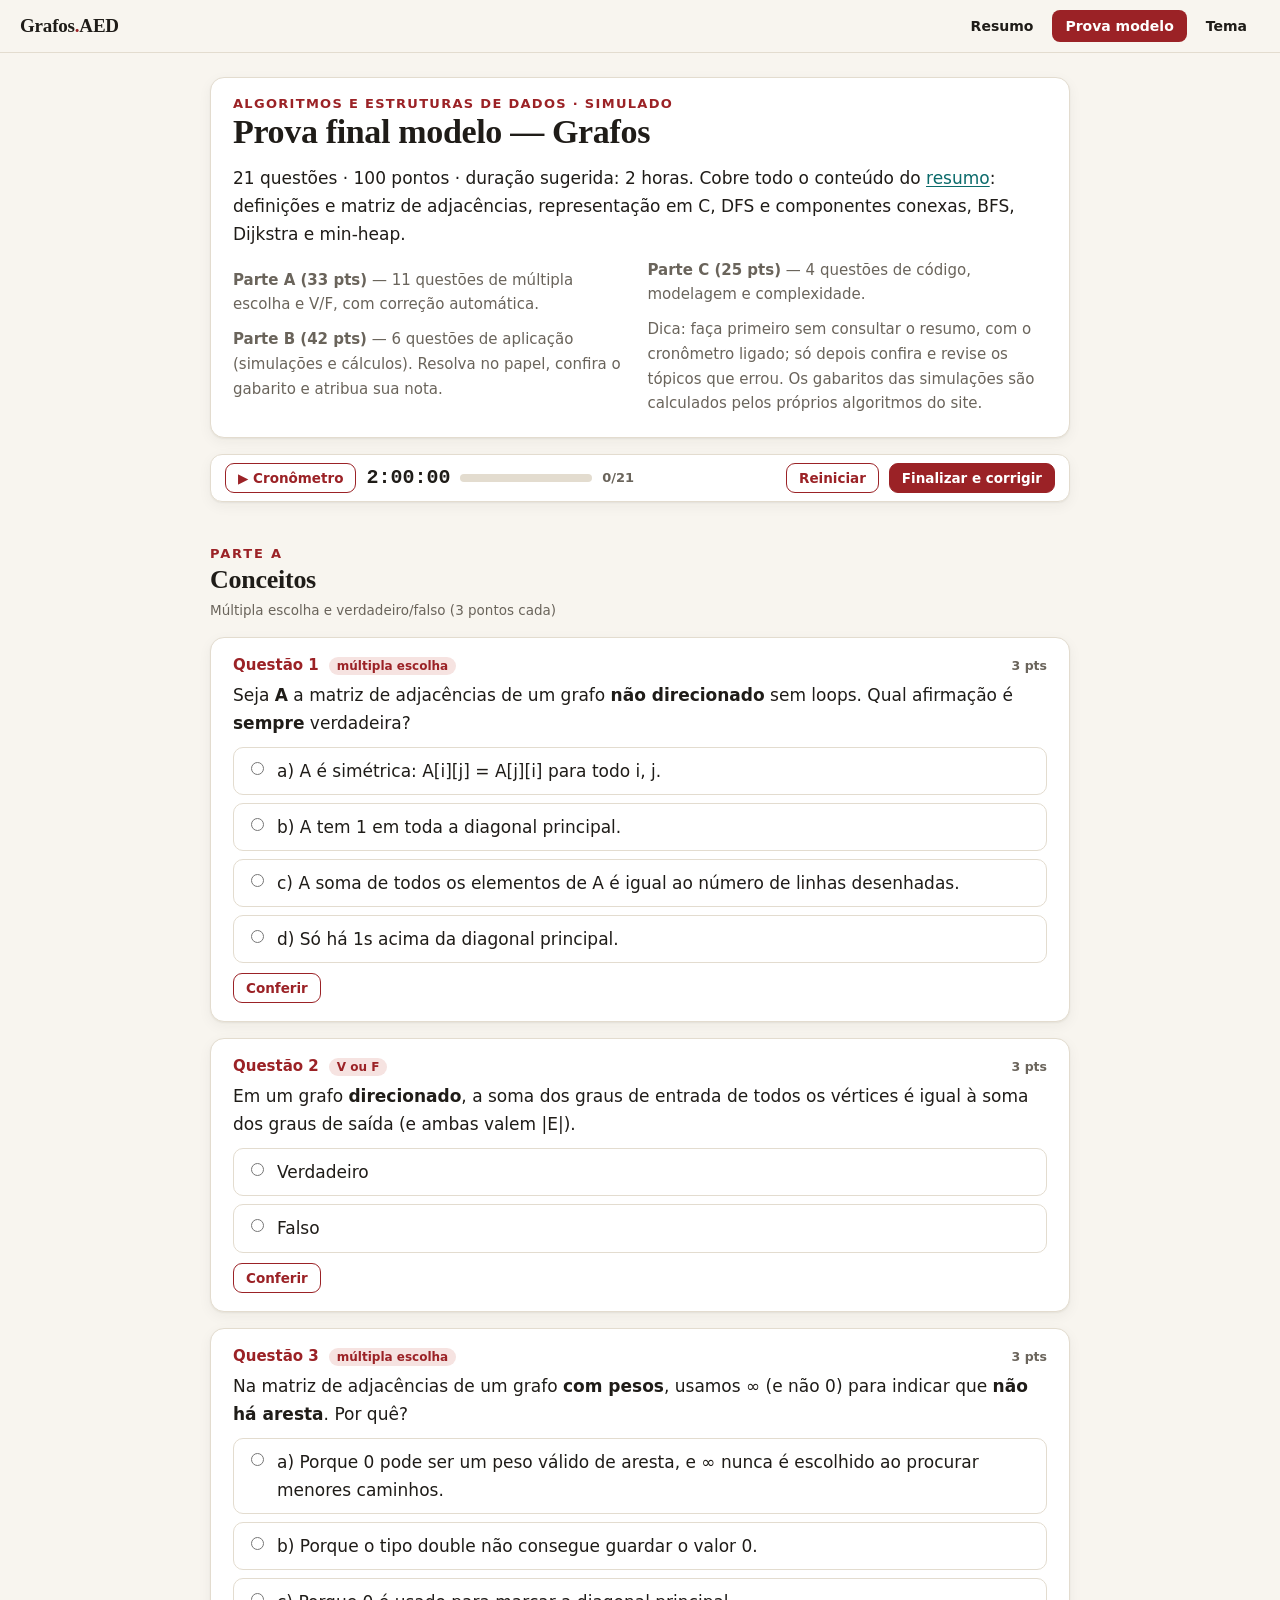
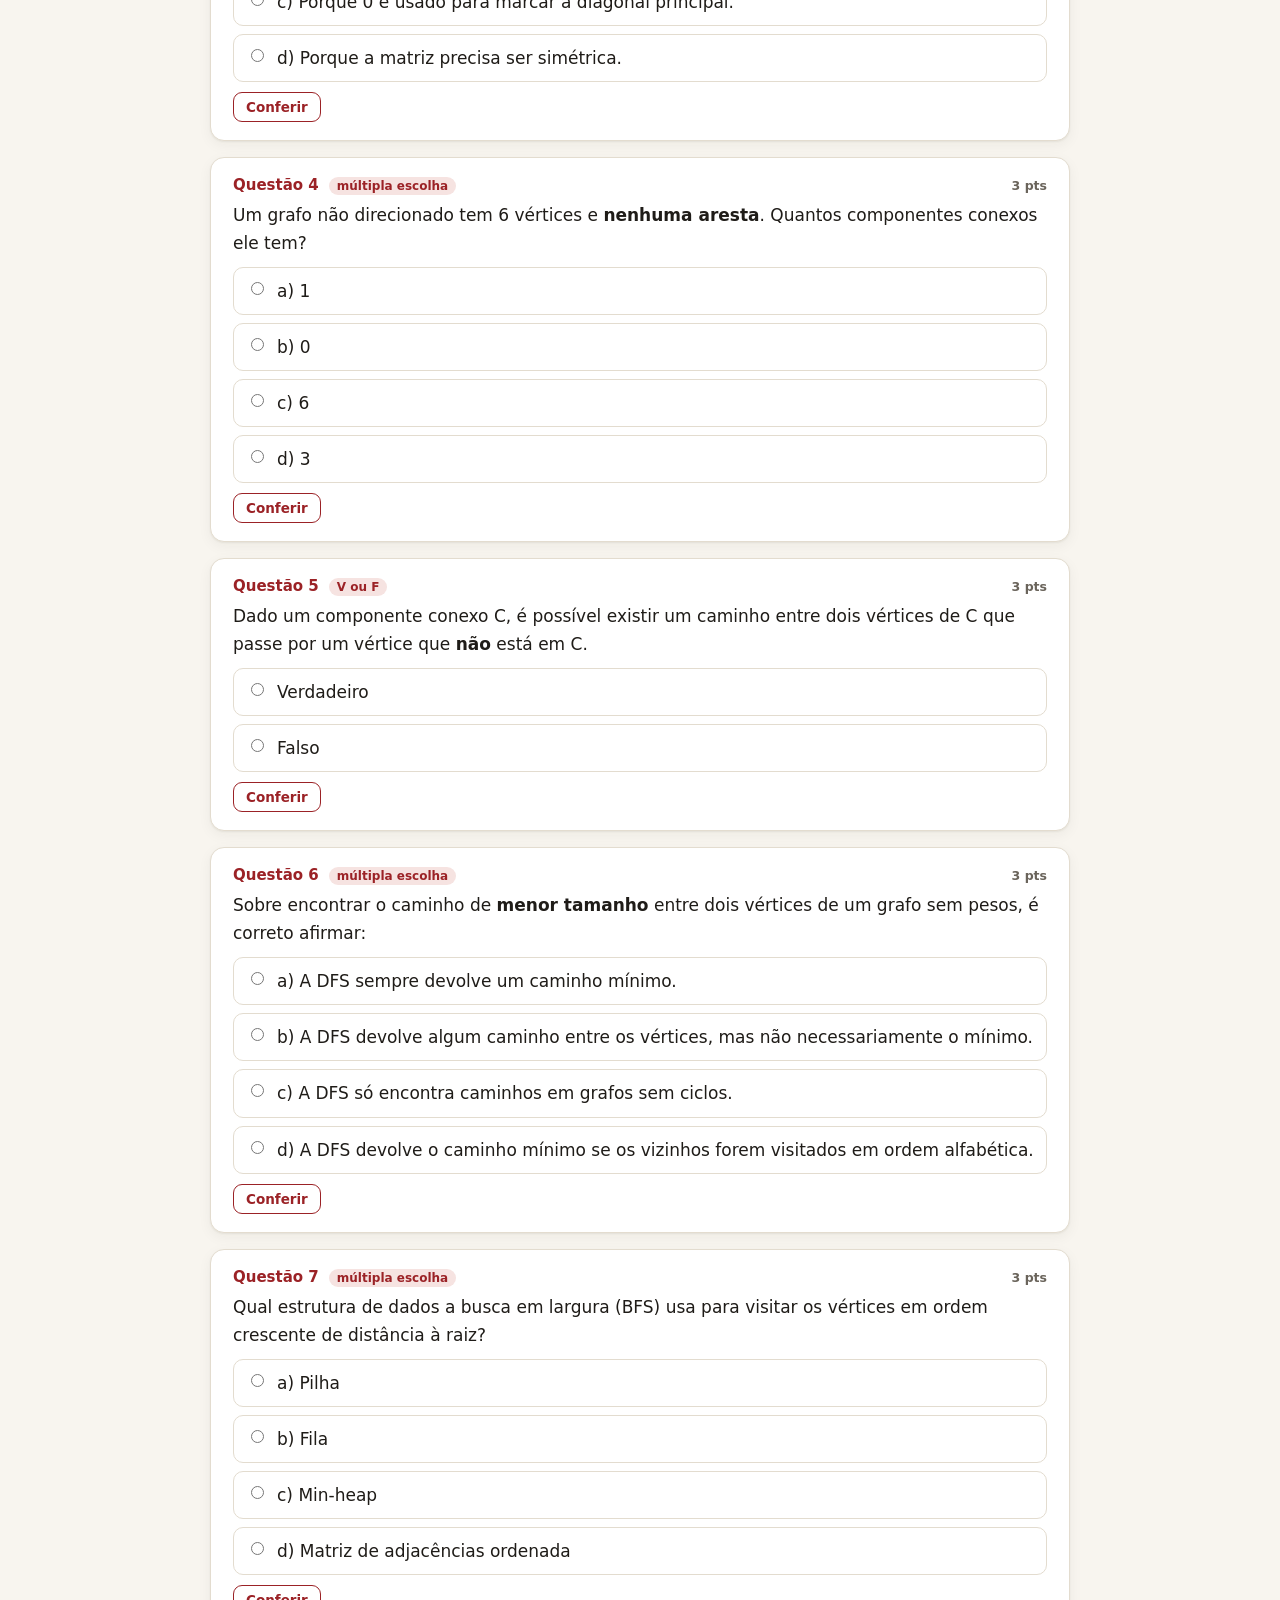
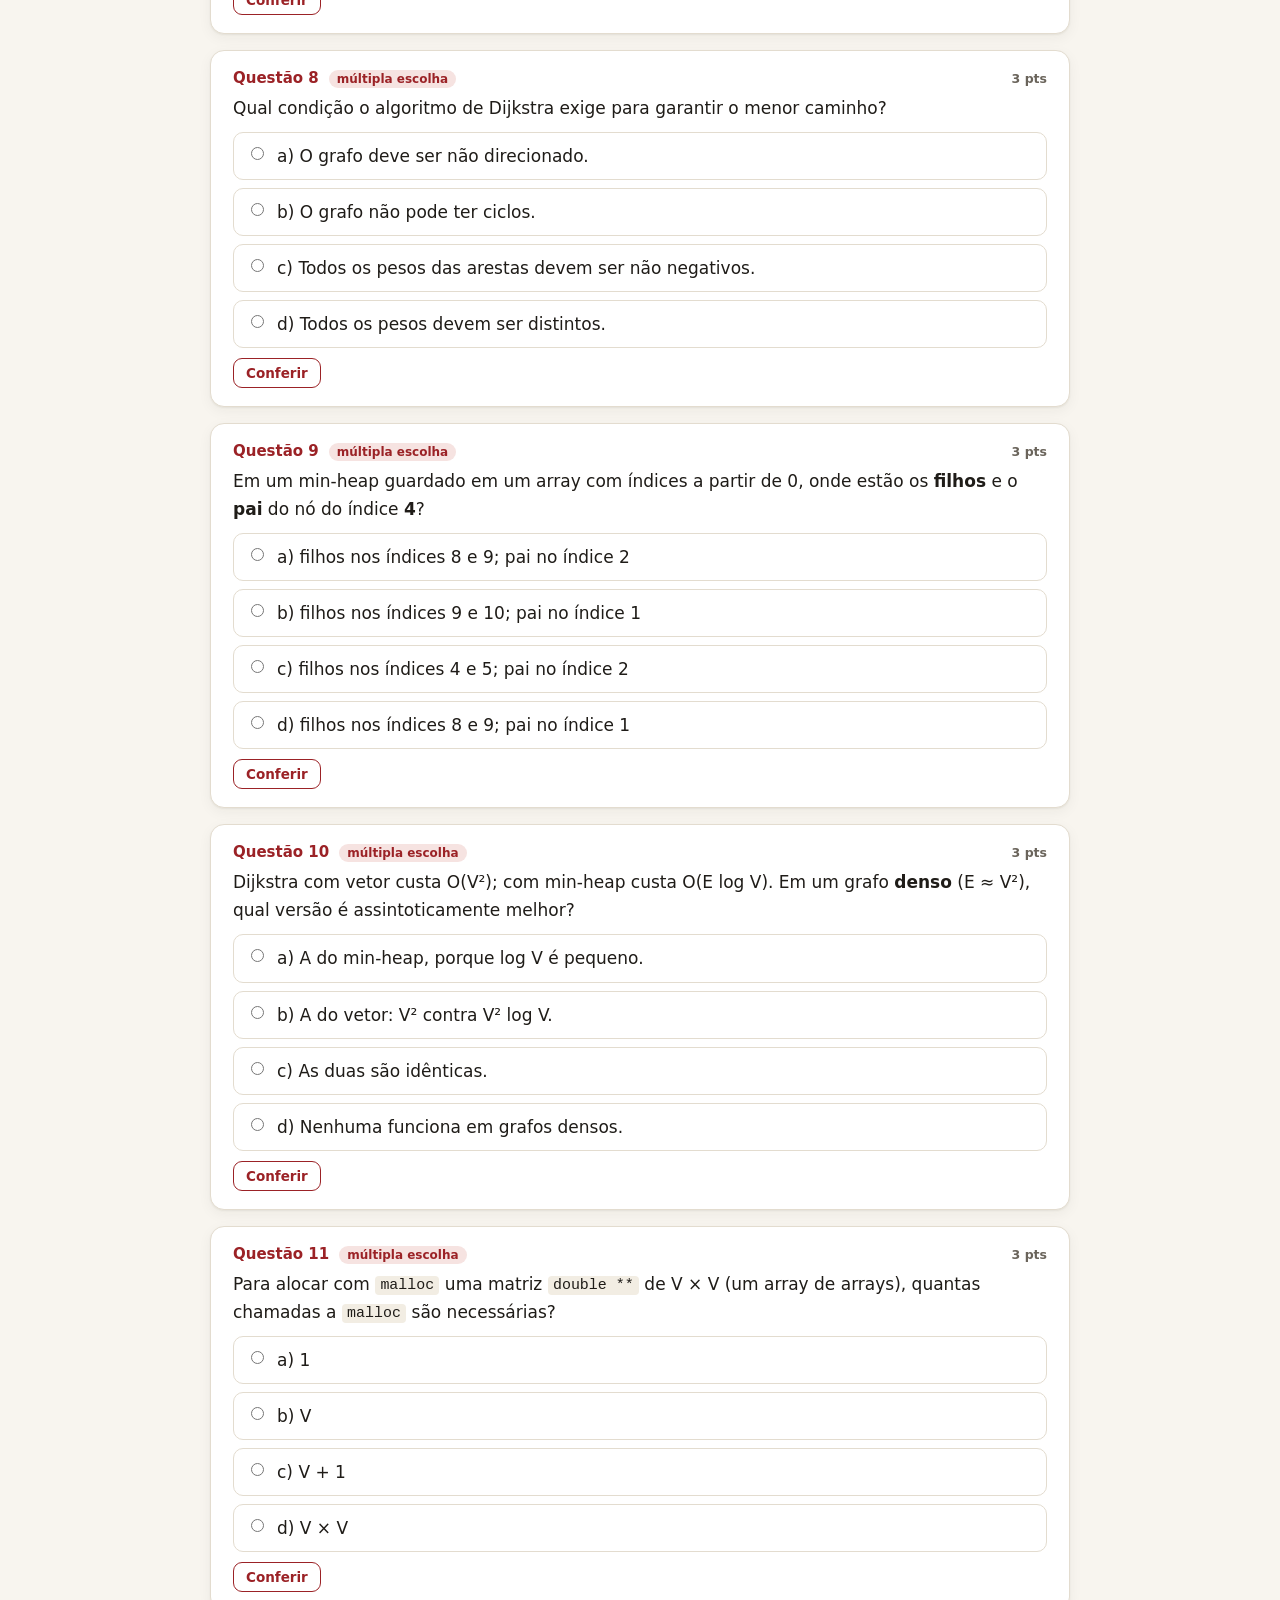
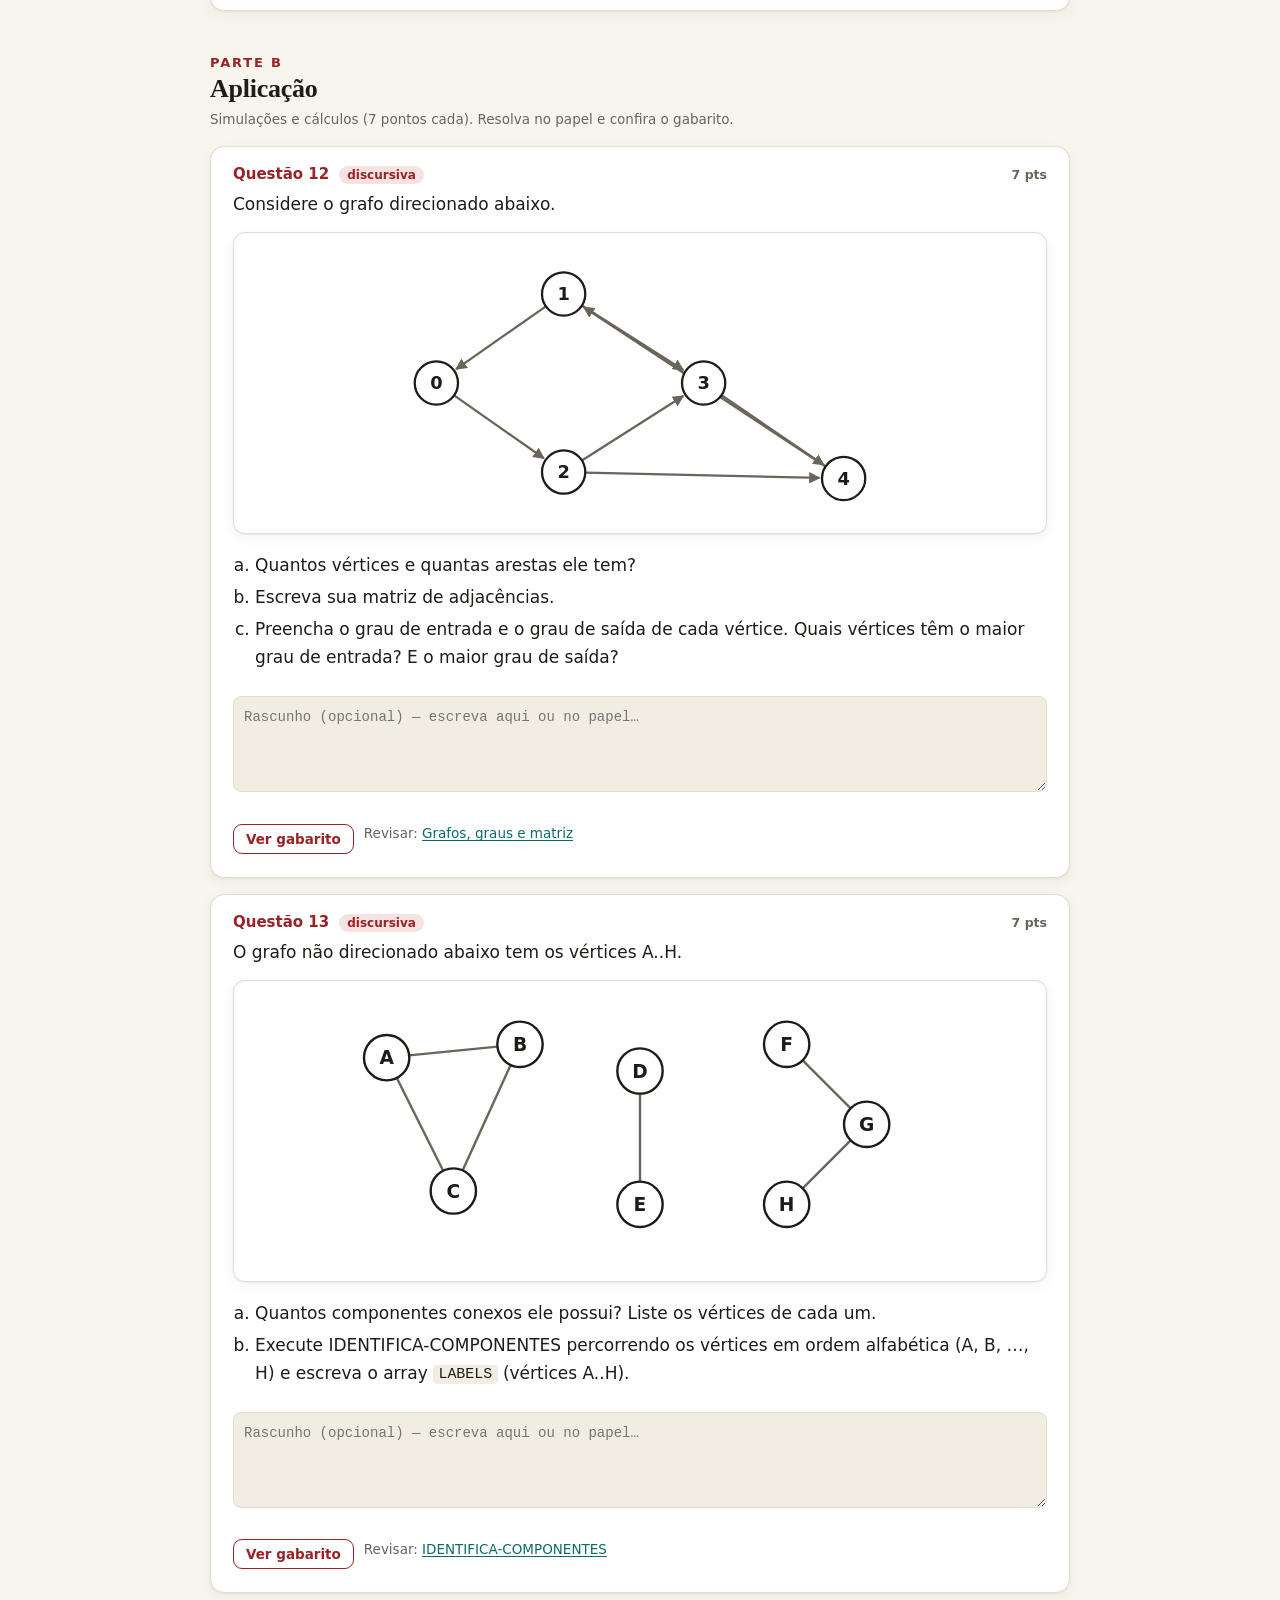
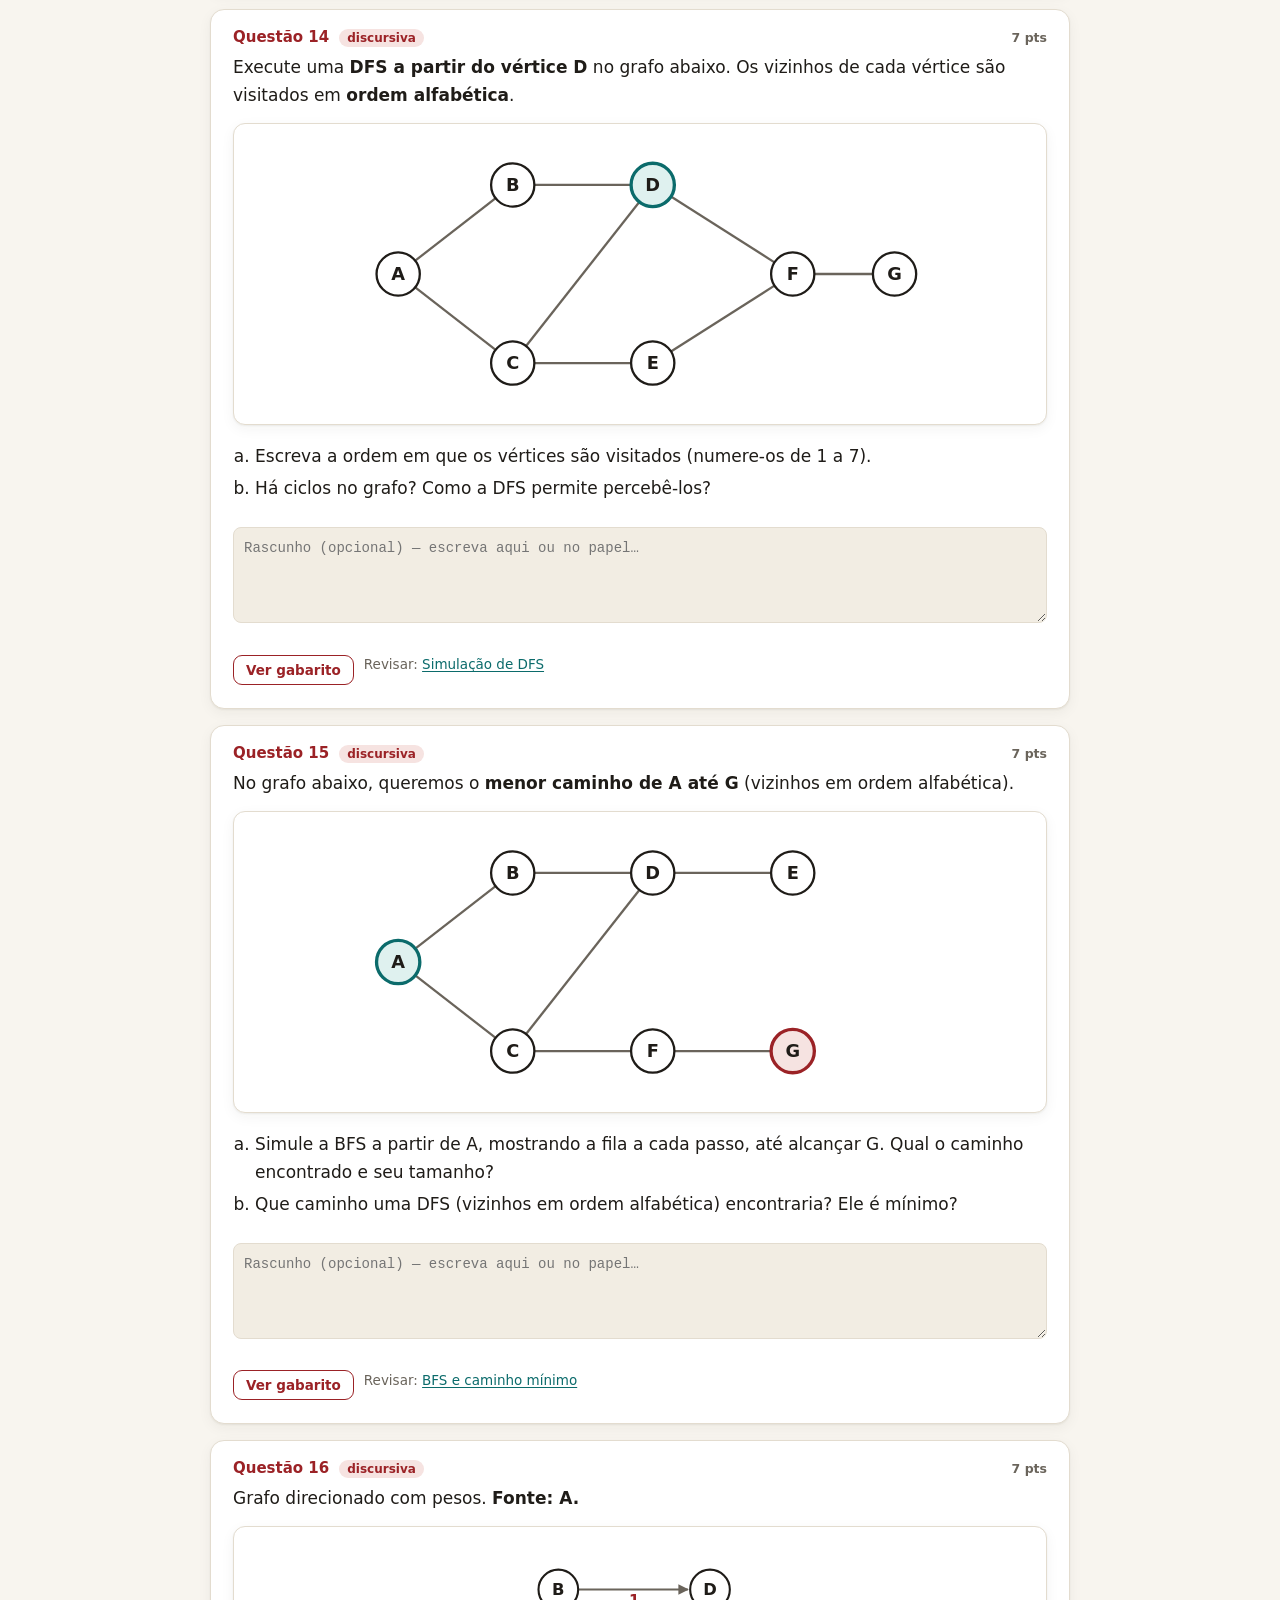
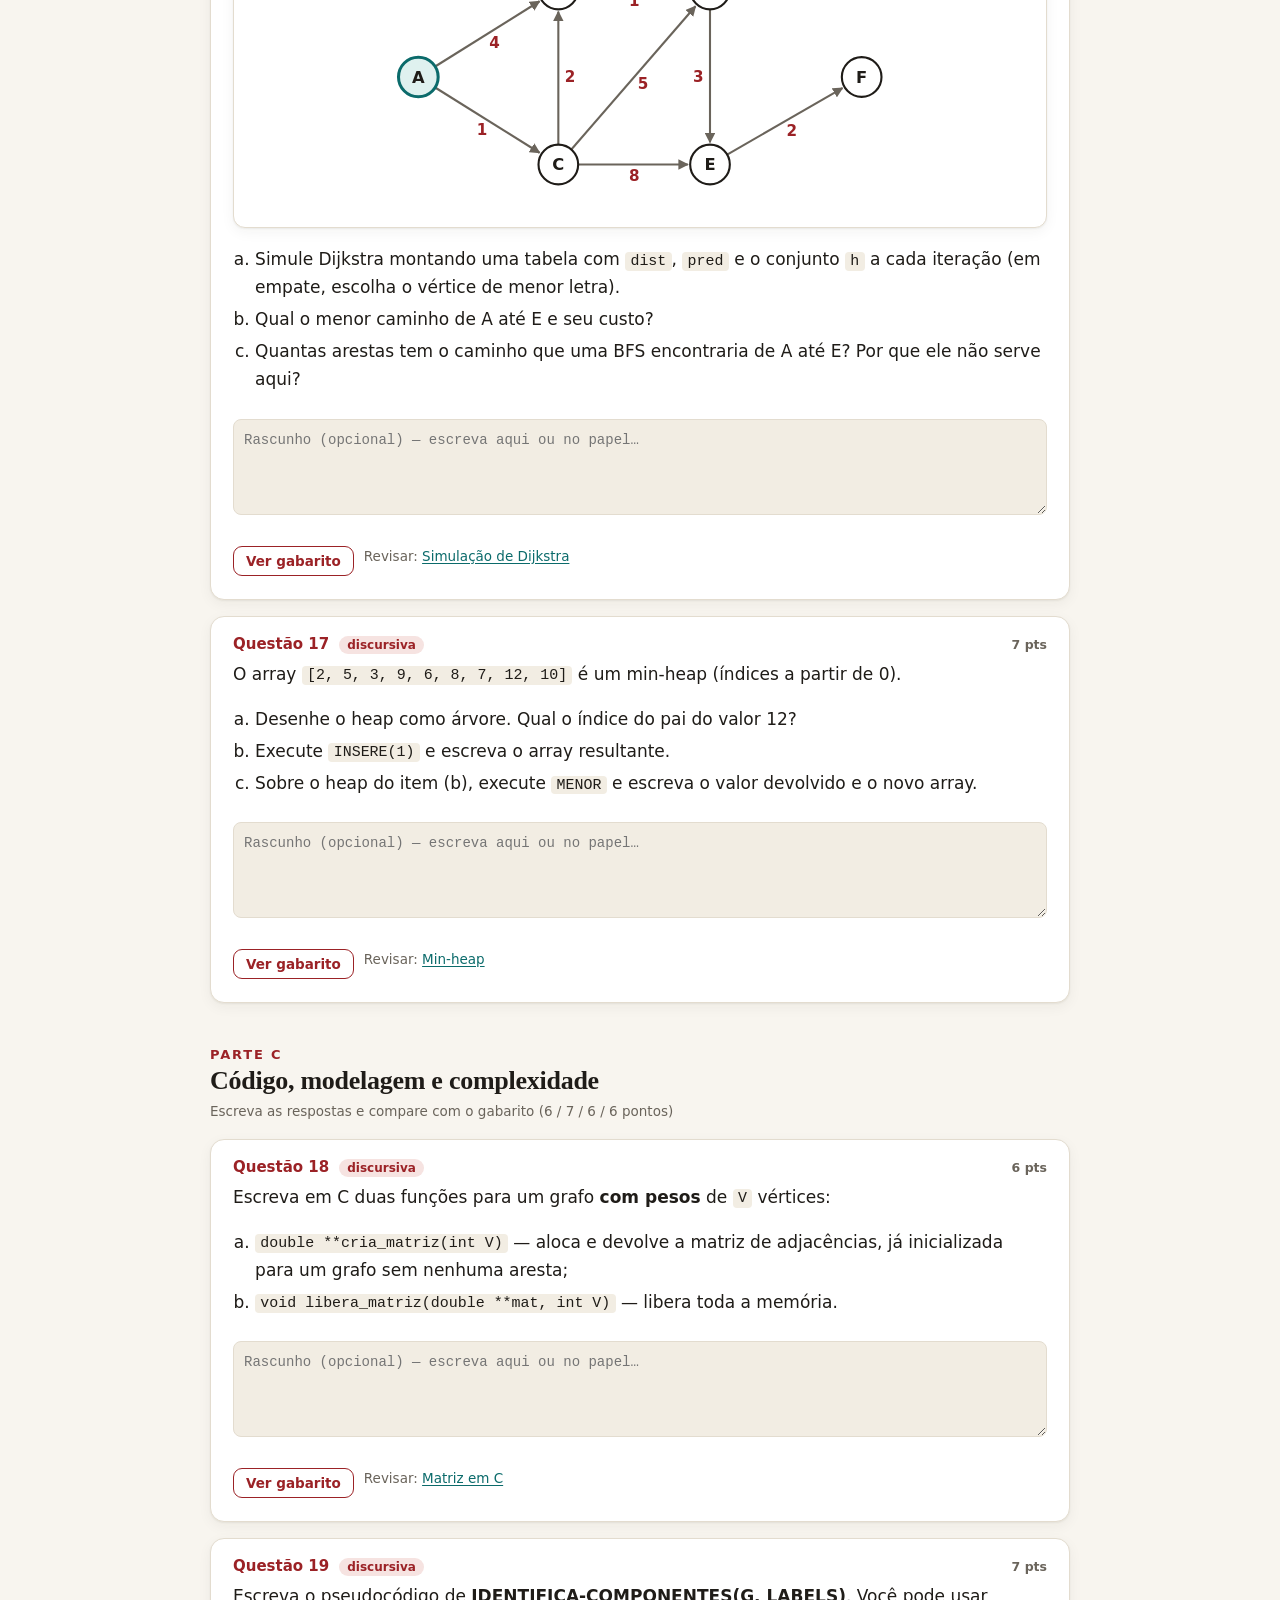
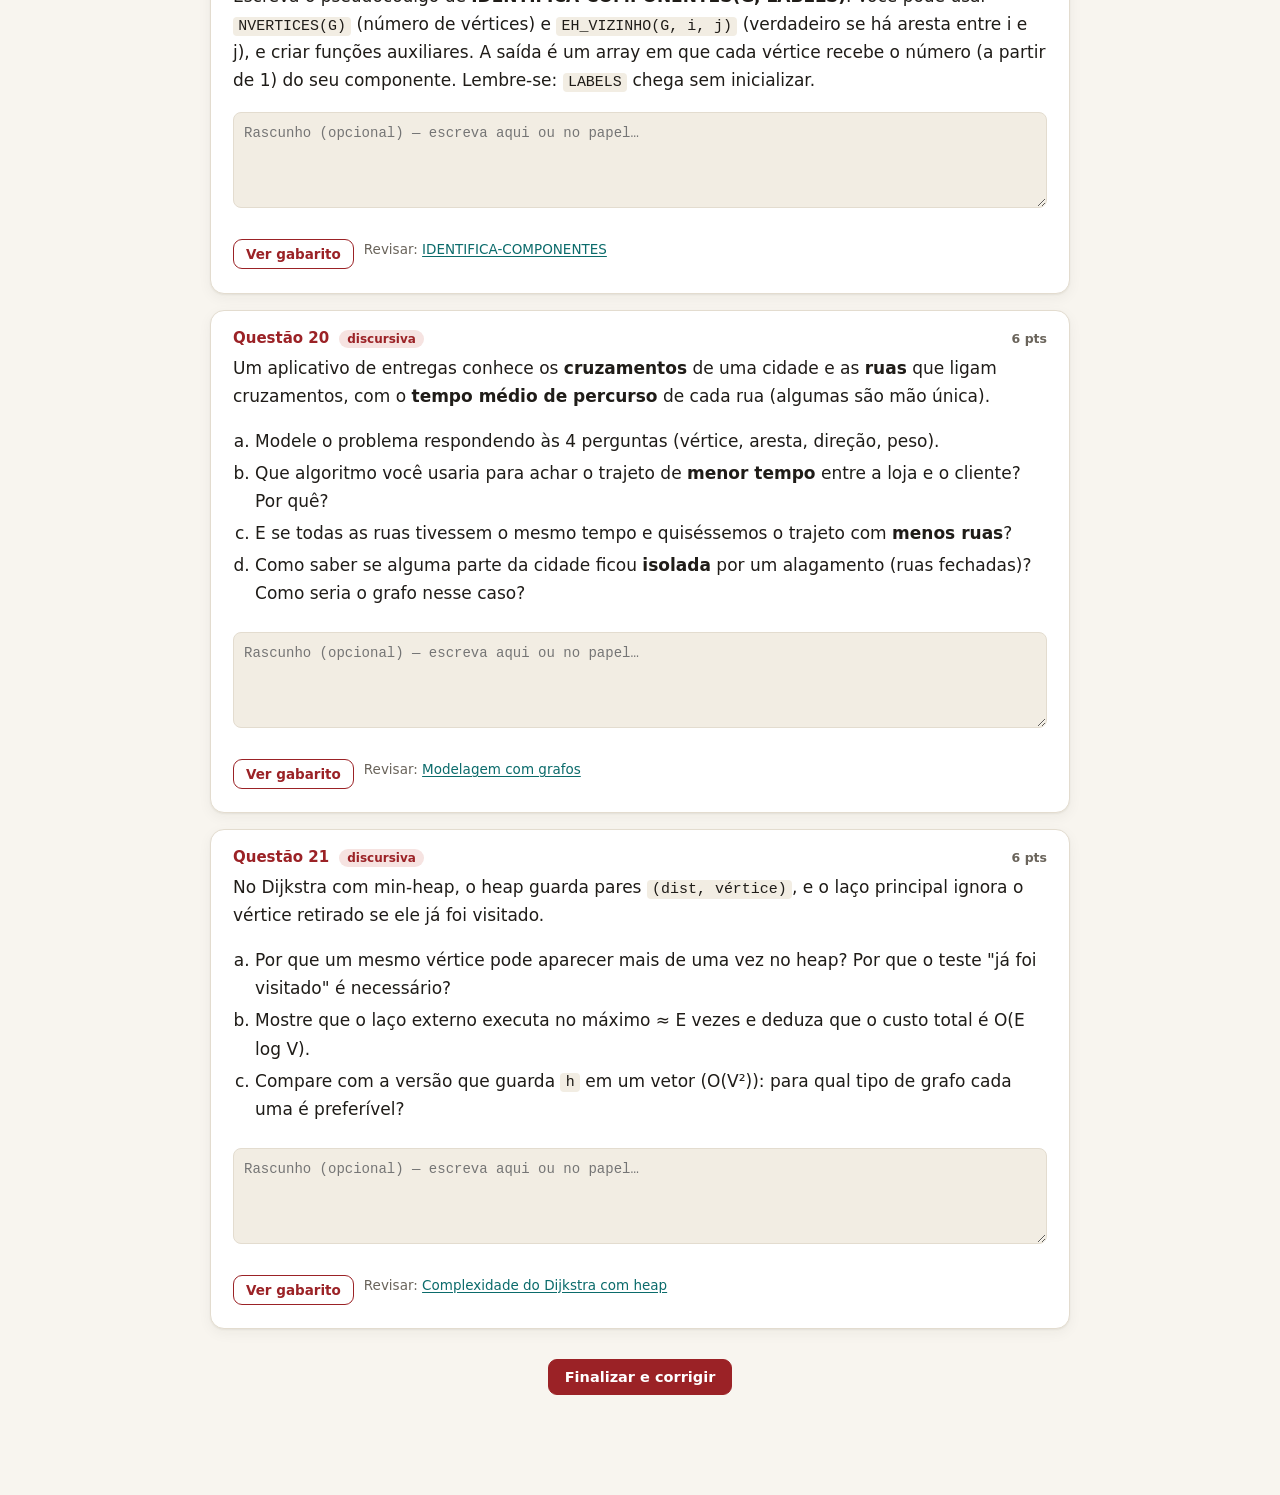
<file: prova.html>
<!DOCTYPE html>
<html lang="pt-BR">
<head>
<meta charset="utf-8">
<meta name="viewport" content="width=device-width, initial-scale=1">
<title>Prova final modelo — Grafos | Algoritmos e Estruturas de Dados</title>
<meta name="description" content="Prova final modelo de grafos (DFS, BFS, Dijkstra, min-heap) com correção automática e gabarito comentado.">
<link rel="stylesheet" href="assets/style.css">
<script>try{var t=localStorage.getItem('theme')||(matchMedia('(prefers-color-scheme: dark)').matches?'dark':'light');document.documentElement.dataset.theme=t}catch(e){}</script>
</head>
<body>
<header class="topbar">
  <a class="brand" href="index.html">Grafos<span>.</span>AED</a>
  <nav>
    <a href="index.html">Resumo</a>
    <a class="active" href="prova.html">Prova modelo</a>
    <button class="btn-ghost" id="themeBtn" aria-label="Alternar tema claro/escuro">Tema</button>
  </nav>
</header>

<div class="exam">
  <section class="examhead">
    <div class="meta" style="font:600 13px var(--sans);letter-spacing:.1em;text-transform:uppercase;color:var(--accent)">Algoritmos e Estruturas de Dados · Simulado</div>
    <h1>Prova final modelo — Grafos</h1>
    <p>21 questões · 100 pontos · duração sugerida: 2 horas. Cobre todo o conteúdo do <a href="index.html">resumo</a>: definições e matriz de adjacências, representação em C, DFS e componentes conexas, BFS, Dijkstra e min-heap.</p>
    <div class="rules">
      <p><b>Parte A (33 pts)</b> — 11 questões de múltipla escolha e V/F, com correção automática.</p>
      <p><b>Parte B (42 pts)</b> — 6 questões de aplicação (simulações e cálculos). Resolva no papel, confira o gabarito e atribua sua nota.</p>
      <p><b>Parte C (25 pts)</b> — 4 questões de código, modelagem e complexidade.</p>
      <p>Dica: faça primeiro sem consultar o resumo, com o cronômetro ligado; só depois confira e revise os tópicos que errou. Os gabaritos das simulações são calculados pelos próprios algoritmos do site.</p>
    </div>
  </section>

  <div class="statusbar" id="statusbar">
    <button class="btn alt sm" id="timerBtn">▶ Cronômetro</button>
    <span class="timer" id="timer">2:00:00</span>
    <div class="prog" title="Questões respondidas"><i id="prog"></i></div>
    <span id="progTxt" style="font:600 13px var(--sans);color:var(--muted)">0/21</span>
    <span class="grow"></span>
    <button class="btn alt sm" id="resetBtn">Reiniciar</button>
    <button class="btn sm" id="finishBtn">Finalizar e corrigir</button>
  </div>

  <div class="result" id="result"></div>
  <div id="questions"></div>
  <div class="result" id="result2"></div>

  <p style="text-align:center;margin-top:30px"><button class="btn" id="finishBtn2">Finalizar e corrigir</button></p>
</div>

<script src="assets/algos.js"></script>
<script src="assets/graphs.js"></script>
<script src="assets/viz.js"></script>
<script src="assets/app.js"></script>
<script src="assets/prova.js"></script>
</body>
</html>
</file>
<file: assets/style.css>
/* ===== Tema ===== */
:root {
  --bg: #f8f5ef; --surface: #ffffff; --ink: #1f1c18; --muted: #6a645b; --line: #e3dccf;
  --accent: #9b2226; --accent-soft: #f6e3e1; --accent2: #0b6b6b; --accent2-soft: #dff1ef;
  --warn: #8a5a00; --warn-soft: #fff1cf; --ok: #1f7a3d; --ok-soft: #dff3e5; --bad: #b3261e; --bad-soft: #fbe1de;
  --code-bg: #f2ede3; --hl: #fff0b3; --shadow: 0 1px 2px rgba(40, 30, 10, .06), 0 4px 14px rgba(40, 30, 10, .05);
  --serif: "Iowan Old Style", "Palatino Linotype", Palatino, "Book Antiqua", Georgia, serif;
  --sans: system-ui, -apple-system, "Segoe UI", Roboto, "Helvetica Neue", Arial, sans-serif;
  --mono: ui-monospace, "SF Mono", Menlo, Consolas, "Liberation Mono", monospace;
}
:root[data-theme="dark"] {
  --bg: #15130f; --surface: #1e1b16; --ink: #ece6da; --muted: #a29a8c; --line: #38332a;
  --accent: #ee8a72; --accent-soft: #3a2420; --accent2: #62c9bf; --accent2-soft: #16312f;
  --warn: #f0c060; --warn-soft: #3a2f14; --ok: #6fd08c; --ok-soft: #163322; --bad: #ff8a80; --bad-soft: #3d1d1a;
  --code-bg: #26221b; --hl: #5a4a10; --shadow: none;
}
* { box-sizing: border-box; }
html { scroll-behavior: smooth; scroll-padding-top: 76px; }
body { margin: 0; background: var(--bg); color: var(--ink); font: 17px/1.65 var(--sans); -webkit-font-smoothing: antialiased; }
a { color: var(--accent2); text-underline-offset: 2px; }
::selection { background: var(--hl); }

/* ===== Barra superior ===== */
.topbar { position: sticky; top: 0; z-index: 20; display: flex; align-items: center; gap: 14px; padding: 10px 20px; background: color-mix(in srgb, var(--bg) 90%, transparent); backdrop-filter: blur(8px); border-bottom: 1px solid var(--line); }
.brand { font: 700 19px var(--serif); color: var(--ink); text-decoration: none; letter-spacing: -.01em; }
.brand span { color: var(--accent); }
.topbar nav { margin-left: auto; display: flex; gap: 6px; align-items: center; }
.topbar nav a, .btn-ghost { font: 600 14px var(--sans); color: var(--ink); text-decoration: none; padding: 7px 12px; border-radius: 8px; border: 1px solid transparent; background: none; cursor: pointer; }
.topbar nav a:hover, .btn-ghost:hover { background: var(--line); }
.topbar nav a.active { background: var(--accent); color: #fff; }
#menuBtn { display: none; }

/* ===== Layout do resumo ===== */
.layout { display: grid; grid-template-columns: 270px minmax(0, 1fr); max-width: 1240px; margin: 0 auto; }
.toc { position: sticky; top: 56px; align-self: start; height: calc(100vh - 56px); overflow: auto; padding: 24px 12px 40px 22px; font-size: 14.5px; }
.toc h4 { font: 700 12px var(--sans); letter-spacing: .12em; text-transform: uppercase; color: var(--muted); margin: 0 0 10px; }
.toc a { display: block; padding: 6px 10px; border-left: 3px solid transparent; color: var(--muted); text-decoration: none; border-radius: 0 6px 6px 0; line-height: 1.35; }
.toc a:hover { color: var(--ink); background: var(--line); }
.toc a.on { color: var(--accent); border-left-color: var(--accent); background: var(--accent-soft); font-weight: 600; }
.toc a.sub { padding-left: 22px; font-size: 13.5px; }
main { padding: 28px 28px 80px; min-width: 0; }

/* ===== Tipografia ===== */
h1, h2, h3, h4, h5 { font-family: var(--serif); line-height: 1.25; letter-spacing: -.01em; }
h1 { font-size: clamp(32px, 5vw, 46px); margin: 8px 0 6px; }
h2 { font-size: 30px; margin: 64px 0 8px; padding-top: 18px; border-top: 2px solid var(--ink); }
h2 .num { display: inline-block; min-width: 1.6em; color: var(--accent); }
h3 { font-size: 22px; margin: 36px 0 6px; }
h4 { font-size: 18px; margin: 24px 0 4px; }
h5 { font: 700 13px var(--sans); letter-spacing: .08em; text-transform: uppercase; color: var(--muted); margin: 6px 0; }
p { margin: 10px 0; }
.lead { font: 20px/1.55 var(--serif); color: var(--muted); max-width: 62ch; }
ul, ol { padding-left: 1.3em; } li { margin: 4px 0; }
code { font: .88em var(--mono); background: var(--code-bg); padding: .1em .35em; border-radius: 4px; }
pre { background: var(--code-bg); border: 1px solid var(--line); border-radius: 10px; padding: 14px 16px; overflow: auto; font: 14px/1.55 var(--mono); margin: 14px 0; }
pre code { background: none; padding: 0; font-size: inherit; }
pre.pseudo { border-left: 4px solid var(--accent); }
pre .kw { color: var(--accent); font-weight: 700; } pre .cm { color: var(--muted); font-style: italic; }
.math { font-family: var(--serif); font-style: italic; }
kbd, .tag { font: 600 12px var(--sans); padding: 2px 8px; border-radius: 99px; background: var(--accent-soft); color: var(--accent); }
.tag.c { background: var(--accent2-soft); color: var(--accent2); }

/* ===== Hero ===== */
.hero { padding: 18px 0 6px; }
.hero .meta { font: 600 13px var(--sans); letter-spacing: .1em; text-transform: uppercase; color: var(--accent); }
.cards { display: grid; grid-template-columns: repeat(auto-fit, minmax(220px, 1fr)); gap: 14px; margin: 22px 0; }
.card { background: var(--surface); border: 1px solid var(--line); border-radius: 12px; padding: 16px 18px; box-shadow: var(--shadow); text-decoration: none; color: inherit; display: block; }
a.card:hover { border-color: var(--accent); transform: translateY(-1px); }
.card b { font: 700 18px var(--serif); display: block; margin-bottom: 4px; }
.card small { color: var(--muted); font-size: 14px; display: block; line-height: 1.45; }
.card .n { font: 800 13px var(--sans); color: var(--accent); letter-spacing: .1em; }
.cta { display: inline-block; margin-top: 8px; background: var(--accent); color: #fff; padding: 11px 20px; border-radius: 10px; font-weight: 700; text-decoration: none; }
.cta:hover { filter: brightness(1.1); }

/* ===== Callouts ===== */
.callout { border-radius: 10px; padding: 12px 16px 12px 16px; margin: 16px 0; border-left: 5px solid; background: var(--surface); box-shadow: var(--shadow); }
.callout > :first-child { margin-top: 0; } .callout > :last-child { margin-bottom: 0; }
.callout .lbl { display: block; font: 800 11.5px var(--sans); letter-spacing: .12em; text-transform: uppercase; margin-bottom: 4px; }
.callout.def { border-color: var(--accent2); background: var(--accent2-soft); } .callout.def .lbl { color: var(--accent2); }
.callout.key { border-color: var(--accent); background: var(--accent-soft); } .callout.key .lbl { color: var(--accent); }
.callout.warn { border-color: var(--warn); background: var(--warn-soft); } .callout.warn .lbl { color: var(--warn); }
.callout.ok { border-color: var(--ok); background: var(--ok-soft); } .callout.ok .lbl { color: var(--ok); }

/* ===== Tabelas ===== */
table { border-collapse: collapse; margin: 14px 0; font-size: 15px; }
.tbl { width: 100%; background: var(--surface); border-radius: 10px; overflow: hidden; box-shadow: var(--shadow); }
.tbl th, .tbl td { border: 1px solid var(--line); padding: 8px 12px; text-align: left; vertical-align: top; }
.tbl th { background: var(--code-bg); font-weight: 700; }
.scroll { overflow-x: auto; margin: 10px 0; }
table.matrix { background: var(--surface); } table.matrix th, table.matrix td { border: 1px solid var(--line); padding: 5px 11px; text-align: center; font: 15px var(--mono); }
table.matrix th { background: var(--code-bg); } table.matrix td.z { color: var(--muted); }
table.trace { font-size: 13.5px; background: var(--surface); }
table.trace th, table.trace td { border: 1px solid var(--line); padding: 5px 9px; text-align: center; white-space: nowrap; }
table.trace th { background: var(--code-bg); font-size: 12.5px; }
table.trace tr.init td { color: var(--muted); }
td.chg, span.chg { background: var(--hl); } td.dn { font-weight: 800; } span.dn { font-weight: 800; }
.legend { font-size: 13.5px; color: var(--muted); margin: 4px 0 14px; }
table.arr { margin: 8px 0 2px; background: var(--surface); }
table.arr th, table.arr td { border: 1px solid var(--line); padding: 3px 9px; text-align: center; font: 13.5px var(--mono); min-width: 34px; }
table.arr th { background: var(--code-bg); font: 600 11px var(--sans); color: var(--muted); }
table.arr tr.idx td { color: var(--muted); font-size: 11.5px; border-bottom: 0; }
table.arr td.mk { background: var(--hl); font-weight: 700; }

/* ===== Figuras / SVG ===== */
.fig { background: var(--surface); border: 1px solid var(--line); border-radius: 12px; padding: 10px; margin: 14px 0; box-shadow: var(--shadow); }
.fig figcaption, .figcap { font-size: 13.5px; color: var(--muted); text-align: center; margin-top: 4px; }
.fig table { margin-left: auto; margin-right: auto; }
.fig .graph-svg { display: block; margin: 0 auto; max-width: 100%; height: auto; max-height: 280px; }
.graph-svg { width: 100%; font-family: var(--sans); }
.graph-svg .edge { stroke: var(--muted); stroke-width: 1.8; fill: none; }
.graph-svg .edge.hl { stroke: var(--accent); stroke-width: 3; }
.graph-svg .edge.dim { stroke-dasharray: 4 4; opacity: .5; }
.graph-svg .arrow { fill: var(--muted); } .graph-svg .arrow-hl { fill: var(--accent); }
.graph-svg .node circle { fill: var(--surface); stroke: var(--ink); stroke-width: 1.8; }
.graph-svg .node text { fill: var(--ink); font-size: 14px; font-weight: 700; }
.graph-svg .node text.small { font-size: 10px; }
.graph-svg .node.start circle { fill: var(--accent2-soft); stroke: var(--accent2); stroke-width: 2.6; }
.graph-svg .node.hl circle { fill: var(--hl); stroke: var(--accent); stroke-width: 2.6; }
.graph-svg .node.end circle { fill: var(--accent-soft); stroke: var(--accent); stroke-width: 2.6; }
.graph-svg .node text.sub { font-size: 11px; fill: var(--accent); font-weight: 700; }
.graph-svg .wlabel { font-size: 13px; font-weight: 700; fill: var(--accent); paint-order: stroke; stroke: var(--surface); stroke-width: 4px; stroke-linejoin: round; }
.heapwrap { display: flex; flex-wrap: wrap; gap: 18px; align-items: flex-start; }
.heapcol { flex: 1 1 280px; min-width: 0; } .heapcol .graph-svg { max-height: 220px; }
.heap-svg { max-width: 420px; }
.grid2 { display: grid; grid-template-columns: repeat(auto-fit, minmax(300px, 1fr)); gap: 16px; align-items: start; }
.grid2 > * { min-width: 0; }
details { margin: 10px 0; } summary { cursor: pointer; font-weight: 700; color: var(--accent2); padding: 4px 0; }
ol.steps { padding-left: 1.4em; } ol.steps li { margin: 10px 0; }

/* ===== Checklist e resumo ===== */
.check { list-style: none; padding: 0; } .check li { padding-left: 30px; position: relative; margin: 8px 0; }
.check li::before { content: ""; position: absolute; left: 0; top: 4px; width: 17px; height: 17px; border: 2px solid var(--accent); border-radius: 5px; }
.check li.done::before { background: var(--accent); }
.check li { cursor: pointer; }
.cheat { columns: 2 320px; column-gap: 24px; } .cheat > * { break-inside: avoid; }
footer { max-width: 1240px; margin: 0 auto; padding: 24px; color: var(--muted); font-size: 14px; border-top: 1px solid var(--line); }

/* ===== Prova ===== */
.exam { max-width: 900px; margin: 0 auto; padding: 24px 20px 90px; }
.examhead { background: var(--surface); border: 1px solid var(--line); border-radius: 14px; padding: 18px 22px; box-shadow: var(--shadow); }
.examhead h1 { margin-top: 0; font-size: 34px; }
.rules { columns: 2 260px; font-size: 15px; color: var(--muted); }
.statusbar { position: sticky; top: 56px; z-index: 10; display: flex; flex-wrap: wrap; gap: 10px; align-items: center; background: var(--surface); border: 1px solid var(--line); border-radius: 12px; padding: 8px 14px; margin: 16px 0; box-shadow: var(--shadow); }
.statusbar .grow { flex: 1; }
.timer { font: 700 20px var(--mono); } .timer.low { color: var(--bad); }
.prog { height: 8px; background: var(--line); border-radius: 99px; overflow: hidden; min-width: 120px; flex: 1; } .prog i { display: block; height: 100%; background: var(--accent); width: 0; transition: width .3s; }
.btn { font: 700 14.5px var(--sans); padding: 9px 16px; border-radius: 9px; border: 1.5px solid var(--accent); background: var(--accent); color: #fff; cursor: pointer; }
.btn:hover { filter: brightness(1.1); } .btn.alt { background: transparent; color: var(--accent); } .btn.sm { padding: 6px 12px; font-size: 13.5px; }
.btn:disabled { opacity: .45; cursor: not-allowed; }
.part { font: 800 13px var(--sans); letter-spacing: .14em; text-transform: uppercase; color: var(--accent); margin: 44px 0 4px; }
.part-title { font: 700 26px var(--serif); margin: 0 0 6px; }
.q { background: var(--surface); border: 1px solid var(--line); border-radius: 14px; padding: 18px 22px; margin: 16px 0; box-shadow: var(--shadow); }
.q.correct { border-color: var(--ok); } .q.wrong { border-color: var(--bad); }
.q .qh { display: flex; gap: 10px; align-items: baseline; flex-wrap: wrap; margin-bottom: 6px; }
.q .qn { font: 800 15px var(--sans); color: var(--accent); } .q .pts { margin-left: auto; font: 600 12.5px var(--sans); color: var(--muted); }
.q .stmt { margin: 6px 0 10px; } .q .stmt p { margin: 6px 0; }
.opts { display: grid; gap: 8px; margin: 8px 0; }
.opt { display: flex; gap: 10px; align-items: flex-start; border: 1.5px solid var(--line); border-radius: 10px; padding: 9px 12px; cursor: pointer; }
.opt:hover { border-color: var(--accent2); } .opt input { margin-top: 5px; accent-color: var(--accent); }
.opt.sel { border-color: var(--accent); background: var(--accent-soft); }
.opt.right { border-color: var(--ok); background: var(--ok-soft); } .opt.miss { border-color: var(--bad); background: var(--bad-soft); }
.q textarea { width: 100%; min-height: 96px; font: 14px/1.5 var(--mono); background: var(--code-bg); color: var(--ink); border: 1px solid var(--line); border-radius: 8px; padding: 10px; resize: vertical; margin: 8px 0; }
.qactions { display: flex; gap: 10px; align-items: center; flex-wrap: wrap; margin-top: 10px; }
.verdict { font-weight: 700; font-size: 14.5px; } .verdict.ok { color: var(--ok); } .verdict.bad { color: var(--bad); }
.answer { margin-top: 14px; border-top: 2px dashed var(--line); padding-top: 12px; }
.answer h5 { color: var(--ok); }
.selfgrade { display: flex; gap: 8px; align-items: center; flex-wrap: wrap; font-size: 14px; margin-top: 10px; }
.selfgrade label { border: 1.5px solid var(--line); border-radius: 99px; padding: 3px 12px; cursor: pointer; }
.selfgrade input { display: none; } .selfgrade label.on { background: var(--accent); border-color: var(--accent); color: #fff; }
.result { display: none; background: var(--surface); border: 2px solid var(--accent); border-radius: 14px; padding: 20px 24px; margin: 24px 0; box-shadow: var(--shadow); }
.result.show { display: block; } .result .big { font: 800 52px var(--serif); color: var(--accent); line-height: 1; }
.result table { width: 100%; } .result td, .result th { border-bottom: 1px solid var(--line); padding: 6px 8px; text-align: left; }
.hidden { display: none !important; }

/* ===== Responsivo ===== */
@media (max-width: 900px) {
  .layout { display: block; }
  .toc { position: fixed; inset: 56px 0 0 0; height: auto; background: var(--bg); z-index: 15; transform: translateX(-100%); transition: transform .2s; padding: 20px; font-size: 16px; }
  body.menu-open .toc { transform: none; }
  #menuBtn { display: inline-block; }
  main { padding: 20px 16px 70px; }
  h2 { font-size: 26px; }
  .topbar { padding: 8px 10px; gap: 6px; }
  .brand { font-size: 16px; }
  .topbar nav { gap: 2px; }
  .topbar nav a, .btn-ghost { padding: 6px 8px; font-size: 13px; }
  #menuBtn .lbl { display: none; }
}
@media (max-width: 520px) { body { font-size: 16px; } .q { padding: 14px 14px; } .examhead { padding: 14px; } }

/* ===== Impressão ===== */
@media print {
  .topbar, .toc, .statusbar, .btn, .qactions, .cta, #menuBtn { display: none !important; }
  .layout { display: block; } body { background: #fff; color: #000; font-size: 12px; }
  .callout, .q, .fig, .card { box-shadow: none; break-inside: avoid; }
  .answer { display: block !important; } h2 { break-before: page; }
}
</file>
